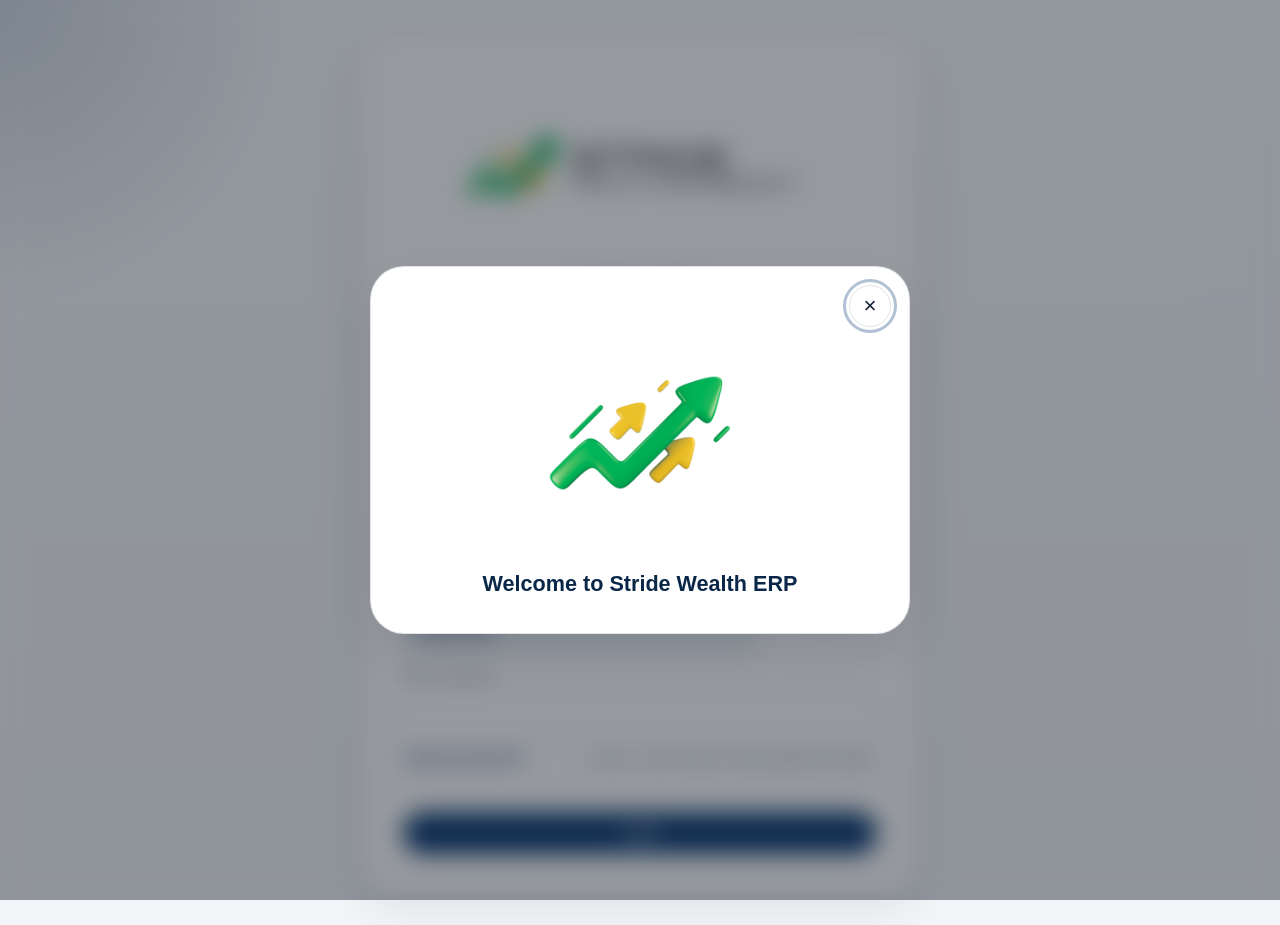
<file: index.html>
<!DOCTYPE html>
<html lang="en">
<head>
    <meta charset="UTF-8">
    <meta name="viewport" content="width=device-width, initial-scale=1.0">
    <title>Stride Wealth Management ERP</title>
    <link rel="stylesheet" href="styles.css?v=20260331-4">
</head>
<body>
    <div class="auth-shell" id="authShell">
        <div class="startup-splash" id="startupSplash" aria-live="polite">
            <div class="startup-line-shell" aria-hidden="true">
                <span class="startup-line-track"></span>
                <span class="startup-line-progress"></span>
            </div>
        </div>

        <div class="welcome-modal" id="welcomeModal" role="dialog" aria-modal="true" aria-labelledby="welcomeTitle" hidden>
            <div class="welcome-card">
                <button class="welcome-close" id="closeWelcome" type="button" aria-label="Close welcome message">&times;</button>
                <img src="Stride.png" alt="Stride logo" class="welcome-logo">
                <p class="welcome-caption" id="welcomeTitle">Welcome to Stride Wealth ERP</p>
            </div>
        </div>

        <section class="auth-card" aria-labelledby="loginTitle">
            <img src="Stride1.png" alt="Stride Wealth Management ERP logo" class="auth-logo" data-light-src="Stride1.png" data-dark-src="Stride2.png">
            <p class="eyebrow">Secure access</p>
            <h1 id="loginTitle">Stride Wealth ERP</h1>
            <p class="auth-copy">Enter your user ID, password and captcha to continue.</p>

            <form class="auth-form" id="loginForm">
                <label class="auth-field" for="userId">
                    <span>User ID</span>
                    <input id="userId" name="userId" type="text" autocomplete="username">
                </label>

                <label class="auth-field" for="userPassword">
                    <span>Password</span>
                    <input id="userPassword" name="password" type="password" autocomplete="current-password">
                </label>

                <div class="captcha-row">
                    <div class="captcha-box" aria-live="polite">
                        <span class="sidebar-label">Captcha</span>
                        <strong id="captchaPrompt">STRD1</strong>
                    </div>
                    <button class="captcha-refresh" id="refreshCaptcha" type="button">Refresh</button>
                </div>

                <label class="auth-field" for="captchaInput">
                    <span>Enter captcha</span>
                    <input id="captchaInput" name="captcha" type="text" inputmode="text" autocomplete="off" autocapitalize="characters">
                </label>

                <div class="auth-support-row">
                    <button class="auth-link-button" id="openForgotPassword" type="button">Forgot password?</button>
                    <span>Raise a reset request using registered details.</span>
                </div>

                <p class="auth-error" id="loginError" role="status" aria-live="polite"></p>

                <button class="primary-button auth-submit" type="submit">Login</button>
            </form>
        </section>

        <div class="forgot-password-modal" id="forgotPasswordModal" role="dialog" aria-modal="true" aria-labelledby="forgotPasswordTitle" hidden>
            <section class="forgot-password-card">
                <button class="welcome-close forgot-password-close" id="closeForgotPassword" type="button" aria-label="Close password reset panel">&times;</button>
                <p class="eyebrow">Account recovery</p>
                <h2 id="forgotPasswordTitle">Reset access for Stride Wealth ERP</h2>
                <p class="forgot-password-copy">Verify your registered information to raise a secure password reset request.</p>

                <div class="forgot-password-process">
                    <article class="forgot-password-process-item">
                        <strong>1. Verify identity</strong>
                        <p>Confirm your user ID and registered contact details.</p>
                    </article>
                    <article class="forgot-password-process-item">
                        <strong>2. Raise request</strong>
                        <p>Submit a reset request for the security desk to validate.</p>
                    </article>
                    <article class="forgot-password-process-item">
                        <strong>3. Restore access</strong>
                        <p>Receive a reset link or temporary access instructions.</p>
                    </article>
                </div>

                <form class="forgot-password-form" id="forgotPasswordForm">
                    <div class="forgot-password-grid">
                        <label class="auth-field" for="forgotUserId">
                            <span>User ID</span>
                            <input id="forgotUserId" name="forgotUserId" type="text" autocomplete="username">
                        </label>

                        <label class="auth-field" for="forgotEmail">
                            <span>Registered email</span>
                            <input id="forgotEmail" name="forgotEmail" type="email" autocomplete="email" placeholder="name@stridewealth.com">
                        </label>

                        <label class="auth-field" for="forgotMobile">
                            <span>Registered mobile</span>
                            <input id="forgotMobile" name="forgotMobile" type="tel" inputmode="tel" placeholder="+91">
                        </label>

                        <label class="auth-field" for="forgotDesk">
                            <span>Branch or desk</span>
                            <input id="forgotDesk" name="forgotDesk" type="text" placeholder="Advisory desk / branch">
                        </label>
                    </div>

                    <p class="forgot-password-note">Security validation is completed against registered contact records before a reset is released.</p>
                    <p class="auth-error forgot-password-status" id="forgotPasswordStatus" role="status" aria-live="polite"></p>

                    <div class="forgot-password-actions">
                        <button class="secondary-button" id="cancelForgotPassword" type="button">Back to login</button>
                        <button class="primary-button" id="submitForgotPassword" type="submit">Raise reset request</button>
                    </div>
                </form>
            </section>
        </div>

        <section class="auth-loading-screen" id="authLoadingScreen" aria-labelledby="authLoadingTitle" aria-live="polite" tabindex="-1" hidden>
            <div class="auth-loading-card">
                <div class="auth-loading-top">
                    <img src="Stride1.png" alt="Stride Wealth Management ERP logo" class="auth-loading-logo" data-light-src="Stride1.png" data-dark-src="Stride2.png">
                    <span class="auth-loading-badge">Secure sign-in gateway</span>
                </div>

                <div class="auth-loading-hero">
                    <div class="auth-loading-spinner" aria-hidden="true"></div>
                    <div>
                        <p class="eyebrow">Signing in</p>
                        <h2 id="authLoadingTitle">Loading your ERP workspace</h2>
                        <p class="auth-loading-copy" id="authLoadingStatus">Initializing secure ERP session.</p>
                    </div>
                </div>

                <div class="auth-loading-progress" aria-hidden="true">
                    <span class="auth-loading-progress-bar" id="authLoadingBar"></span>
                </div>

                <div class="auth-loading-meta">
                    <strong id="authLoadingPercent">0%</strong>
                    <span>Estimated wait: 5 seconds</span>
                </div>

                <div class="auth-loading-steps">
                    <article class="auth-loading-step is-active" data-auth-loading-step>
                        <span class="auth-loading-step-dot" aria-hidden="true"></span>
                        <div>
                            <strong>Identity verification</strong>
                            <p>Confirming credentials and captcha response.</p>
                        </div>
                    </article>
                    <article class="auth-loading-step" data-auth-loading-step>
                        <span class="auth-loading-step-dot" aria-hidden="true"></span>
                        <div>
                            <strong>Role and policy sync</strong>
                            <p>Loading advisory permissions and access scopes.</p>
                        </div>
                    </article>
                    <article class="auth-loading-step" data-auth-loading-step>
                        <span class="auth-loading-step-dot" aria-hidden="true"></span>
                        <div>
                            <strong>Data and queue warmup</strong>
                            <p>Preparing market feeds, mandates and operating queues.</p>
                        </div>
                    </article>
                    <article class="auth-loading-step" data-auth-loading-step>
                        <span class="auth-loading-step-dot" aria-hidden="true"></span>
                        <div>
                            <strong>Control engine startup</strong>
                            <p>Running compliance checks and readying dashboards.</p>
                        </div>
                    </article>
                </div>
            </div>
        </section>
    </div>

    <div class="app-shell">
        <aside class="sidebar" id="sidebar" aria-label="Primary navigation">
            <div class="sidebar-header">
                <img src="Stride2.png" alt="Stride Wealth Management ERP logo" class="sidebar-wordmark">
                <button class="text-button sidebar-close" id="closeSidebar" type="button" aria-label="Close navigation menu">Close</button>
            </div>

            <nav class="sidebar-nav">
                <a class="nav-link is-active" href="#overview">Overview</a>
                <a class="nav-link" href="#operating-flow">Operating flow</a>
                <a class="nav-link" href="#market-watch">Market Watch</a>
                <a class="nav-link" href="#crm">CRM &amp; Onboarding</a>
                <a class="nav-link" href="#portfolio">Portfolio &amp; Advisory</a>
                <a class="nav-link" href="#orders">Order Management</a>
                <a class="nav-link" href="#risk">Risk &amp; Compliance</a>
                <a class="nav-link" href="#operations">Operations &amp; Workflow</a>
                <a class="nav-link" href="#billing">Billing &amp; Finance</a>
                <a class="nav-link" href="#reporting">Reporting &amp; Service</a>
            </nav>

            <section class="sidebar-panel">
                <p class="sidebar-label">Quarter priorities</p>
                <ul class="sidebar-list">
                    <li>Cut onboarding turnaround below 48 hours for priority households.</li>
                    <li>Keep fee realization above 98 percent.</li>
                    <li>Clear suitability and AML exceptions before cut-off.</li>
                </ul>
            </section>

            <section class="sidebar-panel">
                <p class="sidebar-label">Operating roles</p>
                <div class="role-grid">
                    <span class="role-chip">Relationship managers</span>
                    <span class="role-chip">Advisory desk</span>
                    <span class="role-chip">Dealers</span>
                    <span class="role-chip">Compliance</span>
                    <span class="role-chip">Finance</span>
                    <span class="role-chip">Client service</span>
                </div>
            </section>
        </aside>

        <div class="page-overlay" id="pageOverlay" hidden></div>

        <main class="workspace">
            <header class="topbar">
                <div class="topbar-left">
                    <button class="menu-button" id="openSidebar" type="button" aria-controls="sidebar" aria-expanded="false" aria-label="Open navigation menu">
                        <span></span>
                        <span></span>
                        <span></span>
                    </button>
                    <div class="topbar-title">
                        <p class="eyebrow">Advisory, Dealing and Controls</p>
                        <h2>Stride Wealth Management ERP</h2>
                    </div>
                </div>

                <div class="topbar-controls">
                    <label class="search-field" for="moduleSearch">
                        <span>Search</span>
                        <input id="moduleSearch" type="search" placeholder="Try flow, market, KYC or fees">
                    </label>

                    <button class="theme-toggle" id="themeToggle" type="button" aria-pressed="false" aria-label="Switch to dark mode">
                        <span class="theme-toggle-track" aria-hidden="true">
                            <span class="theme-toggle-thumb"></span>
                        </span>
                        <span class="theme-toggle-label" data-theme-label>Light mode</span>
                    </button>

                    <button class="secondary-button logout-button" id="logoutButton" type="button">Log out</button>

                    <div class="period-switch" role="group" aria-label="Overview period">
                        <button class="period-button is-selected" type="button" data-period="today">Today</button>
                        <button class="period-button" type="button" data-period="month">Month</button>
                        <button class="period-button" type="button" data-period="quarter">Quarter</button>
                    </div>
                </div>
            </header>

            <section class="market-strip" aria-label="Live stock market price fluctuation strip">
                <div class="market-strip-header">
                    <span class="live-dot" aria-hidden="true"></span>
                    <div>
                        <p class="market-strip-label">Live market pulse</p>
                        <p class="market-strip-note">Live moves across key indices and stocks</p>
                    </div>
                </div>

                <div class="market-strip-window">
                    <div class="market-track">
                        <div class="market-reel" id="marketReelPrimary"></div>
                        <div class="market-reel" id="marketReelClone" aria-hidden="true"></div>
                    </div>
                </div>
            </section>

            <p class="search-feedback" id="searchFeedback">Search modules, clients, orders or reports.</p>

            <section class="panel hero-card searchable-section" id="overview" data-search="overview dashboard executive summary aum revenue performance allocation alerts tasks wealth management erp">
                <div class="hero-copy">
                    <span class="eyebrow">Executive overview</span>
                    <h3>Wealth Management operations on one platform.</h3>
                    <p class="hero-intro">Onboarding, advisory, dealing, controls, billing and reporting on one platform.</p>

                    <div class="vision-panel">
                        <p class="vision-label">Vision statement</p>
                        <p class="vision-text">Trusted advice, disciplined execution and consistent service.</p>
                    </div>

                    <div class="hero-actions">
                        <button class="primary-button" type="button" data-scroll-target="operating-flow">Operating flow</button>
                        <button class="secondary-button" type="button" data-scroll-target="crm">Client onboarding</button>
                    </div>
                </div>

                <div class="hero-brand">
                    <div class="brand-surface">
                        <img
                            src="Stride1.png"
                            alt="Stride Wealth Management logo"
                            class="hero-mark"
                            id="heroLogo"
                            data-light-src="Stride1.png"
                            data-dark-src="Stride2.png">
                    </div>
                    <div class="hero-note">
                        <p class="sidebar-label">Priority watch</p>
                        <h4 data-queue-headline>9 items require action today</h4>
                        <p data-queue-copy>Suitability, billing and onboarding items are driving the queue.</p>
                    </div>
                </div>
            </section>

            <section class="metric-grid" aria-label="Key performance indicators">
                <article class="panel metric-card">
                    <p class="metric-label">AUM monitored</p>
                    <h4 data-kpi="aum">INR 1,284 Cr</h4>
                    <p class="metric-trend" data-kpi-trend="aum">Up 1.8 percent from prior close</p>
                </article>
                <article class="panel metric-card">
                    <p class="metric-label">Net new flows</p>
                    <h4 data-kpi="flows">INR 6.4 Cr</h4>
                    <p class="metric-trend" data-kpi-trend="flows">Focused in balanced and tax-efficient products</p>
                </article>
                <article class="panel metric-card">
                    <p class="metric-label">Active households</p>
                    <h4 data-kpi="households">412</h4>
                    <p class="metric-trend" data-kpi-trend="households">12 households need review this week</p>
                </article>
                <article class="panel metric-card">
                    <p class="metric-label">Fee realization</p>
                    <h4 data-kpi="fees">97.8%</h4>
                    <p class="metric-trend" data-kpi-trend="fees">Three invoices need manual approval</p>
                </article>
                <article class="panel metric-card">
                    <p class="metric-label">Open escalations</p>
                    <h4 data-kpi="issues">12</h4>
                    <p class="metric-trend" data-kpi-trend="issues">Mostly compliance and service recovery items</p>
                </article>
            </section>

            <section class="panel flow-section searchable-section" id="operating-flow" data-search="operating flow flow chart module connections information flow departments handoffs client master order lifecycle revenue lifecycle market watch crm portfolio orders risk operations billing reporting">
                <div class="section-header">
                    <div>
                        <span class="eyebrow">Operating flow</span>
                        <h2>Flow Chart of the Wealth Management ERP</h2>
                        <p>Three connected lanes: advisory, execution and revenue.</p>
                    </div>
                    <div class="section-chip-group">
                        <span class="chip">Advisory lane</span>
                        <span class="chip">Execution lane</span>
                        <span class="chip">Revenue lane</span>
                    </div>
                </div>

                <div class="flow-compact-panel">
                    <p class="flow-hover-note">Hover over a module for inputs, outputs and module links.</p>

                    <div class="flow-chart-grid" aria-label="ERP flow chart">
                        <div class="flow-row">
                            <button class="flow-node-button searchable-card" type="button" data-scroll-target="market-watch" data-search="market watch house view sector pulse benchmark input flow chart" data-flow-title="Market Watch" data-flow-receives="Benchmark prices, sector moves and market news." data-flow-sends="Market context to Portfolio, Order Management and Reporting." data-flow-links="Portfolio &amp; Advisory, Order Management and Reporting &amp; Service.">
                                <span class="flow-node-step">01</span>
                                <span class="flow-node-title">Market Watch</span>
                            </button>
                            <span class="flow-inline-arrow" aria-hidden="true">&rarr;</span>
                            <button class="flow-node-button searchable-card" type="button" data-scroll-target="crm" data-search="crm onboarding client master kyc mandate profile flow chart" data-flow-title="CRM &amp; Onboarding" data-flow-receives="Leads, documents, KYC files and RM inputs." data-flow-sends="Client master, mandate setup and service profile." data-flow-links="Portfolio &amp; Advisory, Risk &amp; Compliance, Billing &amp; Finance and Reporting &amp; Service.">
                                <span class="flow-node-step">02</span>
                                <span class="flow-node-title">CRM &amp; Onboarding</span>
                            </button>
                            <span class="flow-inline-arrow" aria-hidden="true">&rarr;</span>
                            <button class="flow-node-button searchable-card" type="button" data-scroll-target="portfolio" data-search="portfolio advisory ips model rebalancing advice flow chart" data-flow-title="Portfolio &amp; Advisory" data-flow-receives="Client master from CRM and market view from Market Watch." data-flow-sends="IPS decisions, model choice and rebalance instructions." data-flow-links="Market Watch, CRM &amp; Onboarding, Order Management and Reporting &amp; Service.">
                                <span class="flow-node-step">03</span>
                                <span class="flow-node-title">Portfolio &amp; Advisory</span>
                            </button>
                        </div>

                        <div class="flow-bridge">Approved advice moves into execution.</div>

                        <div class="flow-row">
                            <button class="flow-node-button searchable-card" type="button" data-scroll-target="orders" data-search="orders dealing blotter execution flow chart" data-flow-title="Order Management" data-flow-receives="Trade instructions and dealing requests." data-flow-sends="Execution status, cash movement and trade trail." data-flow-links="Portfolio &amp; Advisory, Operations &amp; Workflow, Billing &amp; Finance and Reporting &amp; Service.">
                                <span class="flow-node-step">04</span>
                                <span class="flow-node-title">Order Management</span>
                            </button>
                            <span class="flow-inline-arrow" aria-hidden="true">&rarr;</span>
                            <button class="flow-node-button searchable-card" type="button" data-scroll-target="operations" data-search="operations workflow settlement custody service flow chart" data-flow-title="Operations &amp; Workflow" data-flow-receives="Executed trades, documents, exceptions and service tasks." data-flow-sends="Settlement status, custody records and workflow outcomes." data-flow-links="Order Management, Risk &amp; Compliance, Billing &amp; Finance and Reporting &amp; Service.">
                                <span class="flow-node-step">05</span>
                                <span class="flow-node-title">Operations &amp; Workflow</span>
                            </button>
                            <span class="flow-inline-arrow" aria-hidden="true">&rarr;</span>
                            <button class="flow-node-button searchable-card" type="button" data-scroll-target="billing" data-search="billing finance invoices fees receivables flow chart" data-flow-title="Billing &amp; Finance" data-flow-receives="Mandate terms, AUM levels, trade activity and settlement outcomes." data-flow-sends="Invoices, receivable status and fee data." data-flow-links="CRM &amp; Onboarding, Operations &amp; Workflow, Risk &amp; Compliance and Reporting &amp; Service.">
                                <span class="flow-node-step">06</span>
                                <span class="flow-node-title">Billing &amp; Finance</span>
                            </button>
                            <span class="flow-inline-arrow" aria-hidden="true">&rarr;</span>
                            <button class="flow-node-button searchable-card" type="button" data-scroll-target="reporting" data-search="reporting service statements tax packs review decks flow chart" data-flow-title="Reporting &amp; Service" data-flow-receives="Client, portfolio, trade and fee data." data-flow-sends="Statements, tax packs, review notes and service communication." data-flow-links="Market Watch, CRM &amp; Onboarding, Portfolio &amp; Advisory and Billing &amp; Finance.">
                                <span class="flow-node-step">07</span>
                                <span class="flow-node-title">Reporting &amp; Service</span>
                            </button>
                        </div>

                        <div class="flow-control-strip">
                            <p class="sidebar-label">Control layer</p>
                            <button class="flow-node-button flow-node-control searchable-card" type="button" data-scroll-target="risk" data-search="risk compliance aml suitability audit control layer flow chart" data-flow-title="Risk &amp; Compliance" data-flow-receives="Client data, mandate rules, orders, exceptions and billing overrides." data-flow-sends="Approvals, holds, breach actions and audit updates." data-flow-links="CRM &amp; Onboarding, Portfolio &amp; Advisory, Order Management, Operations &amp; Workflow and Billing &amp; Finance.">
                                <span class="flow-node-title">Risk &amp; Compliance</span>
                            </button>
                        </div>

                        <div class="flow-shared-strip">
                            <button class="flow-node-button flow-record-button searchable-card" type="button" data-scroll-target="crm" data-search="client master shared record crm portfolio risk billing reporting" data-flow-title="Shared record: Client master" data-flow-receives="Created from KYC, mandate and service setup." data-flow-sends="Used by Portfolio, Risk, Billing and Reporting." data-flow-links="Owned in CRM &amp; Onboarding.">
                                <span class="flow-node-title">Client master</span>
                            </button>
                            <button class="flow-node-button flow-record-button searchable-card" type="button" data-scroll-target="orders" data-search="trade trail shared record orders operations billing reporting" data-flow-title="Shared record: Trade and settlement trail" data-flow-receives="Created when orders are executed and settlement is confirmed." data-flow-sends="Used by Billing and Reporting." data-flow-links="Owned across Order Management and Operations &amp; Workflow.">
                                <span class="flow-node-title">Trade trail</span>
                            </button>
                            <button class="flow-node-button flow-record-button searchable-card" type="button" data-scroll-target="billing" data-search="revenue trail shared record billing reporting service" data-flow-title="Shared record: Revenue and service trail" data-flow-receives="Built from invoices, collections and service updates." data-flow-sends="Used for leadership reporting and client follow-up." data-flow-links="Owned across Billing &amp; Finance and Reporting &amp; Service.">
                                <span class="flow-node-title">Revenue trail</span>
                            </button>
                        </div>
                    </div>

                    <article class="flow-detail-panel" id="flowDetailPanel" aria-live="polite" hidden>
                        <p class="sidebar-label">Cross-module detail</p>
                        <h3 id="flowDetailTitle">Hover over a module</h3>
                        <div class="flow-detail-grid">
                            <div>
                                <p class="metric-label">Receives</p>
                                <p id="flowDetailReceives">Move the pointer over a module to see its incoming records or instructions.</p>
                            </div>
                            <div>
                                <p class="metric-label">Sends</p>
                                <p id="flowDetailSends">The panel will show what the module passes forward.</p>
                            </div>
                            <div>
                                <p class="metric-label">Connected modules</p>
                                <p id="flowDetailLinks">This keeps the flow chart clean while still showing cross-module links.</p>
                            </div>
                        </div>
                    </article>
                </div>
            </section>

            <section class="overview-grid">
                <article class="panel chart-card searchable-section" data-search="aum trend performance dashboard growth chart asset allocation executive summary">
                    <div class="panel-heading">
                        <div>
                            <p class="sidebar-label">AUM trend</p>
                            <h3>Performance monitor</h3>
                        </div>
                        <span class="chip" data-range-label>Today</span>
                    </div>

                    <svg class="trend-chart" viewBox="0 0 320 180" role="img" aria-label="AUM trend line chart">
                        <line x1="24" y1="24" x2="296" y2="24"></line>
                        <line x1="24" y1="72" x2="296" y2="72"></line>
                        <line x1="24" y1="120" x2="296" y2="120"></line>
                        <line x1="24" y1="156" x2="296" y2="156"></line>
                        <polyline id="trendLine" points="24,132 62,126 100,118 138,104 176,92 214,88 252,80 290,68"></polyline>
                    </svg>

                    <div class="chart-footer">
                        <div>
                            <p class="metric-label">Suitability due</p>
                            <strong data-summary="suitability">18 reviews</strong>
                        </div>
                        <div>
                            <p class="metric-label">Pending approvals</p>
                            <strong data-summary="approvals">6 trades</strong>
                        </div>
                        <div>
                            <p class="metric-label">Cash coverage</p>
                            <strong data-summary="cash">1.4x</strong>
                        </div>
                    </div>
                </article>

                <article class="panel allocation-card searchable-section" data-search="asset allocation equity debt alternatives insurance cash mix portfolio allocation">
                    <div class="panel-heading">
                        <div>
                            <p class="sidebar-label">Household allocation</p>
                            <h3>Asset mix snapshot</h3>
                        </div>
                    </div>

                    <div class="allocation-list">
                        <div class="allocation-row">
                            <div class="allocation-meta">
                                <span>Equity</span>
                                <strong data-allocation-label="equity">42%</strong>
                            </div>
                            <div class="allocation-bar"><span data-allocation="equity"></span></div>
                        </div>
                        <div class="allocation-row">
                            <div class="allocation-meta">
                                <span>Fixed income</span>
                                <strong data-allocation-label="fixed">28%</strong>
                            </div>
                            <div class="allocation-bar"><span data-allocation="fixed"></span></div>
                        </div>
                        <div class="allocation-row">
                            <div class="allocation-meta">
                                <span>Alternatives</span>
                                <strong data-allocation-label="alts">16%</strong>
                            </div>
                            <div class="allocation-bar"><span data-allocation="alts"></span></div>
                        </div>
                        <div class="allocation-row">
                            <div class="allocation-meta">
                                <span>Insurance</span>
                                <strong data-allocation-label="insurance">9%</strong>
                            </div>
                            <div class="allocation-bar"><span data-allocation="insurance"></span></div>
                        </div>
                        <div class="allocation-row">
                            <div class="allocation-meta">
                                <span>Cash</span>
                                <strong data-allocation-label="cash">5%</strong>
                            </div>
                            <div class="allocation-bar"><span data-allocation="cash"></span></div>
                        </div>
                    </div>
                </article>
            </section>

            <section class="overview-map-row">
                <article class="panel module-map-card searchable-section" data-search="module map connection map handoffs data flow crm onboarding portfolio advisory orders risk operations billing reporting service">
                    <div class="panel-heading">
                        <div>
                            <p class="sidebar-label">Module connections</p>
                            <h3>How work moves across modules</h3>
                        </div>
                    </div>

                    <div class="module-map connection-map connection-map-grid">
                        <a class="module-tile module-link-row" href="#market-watch">
                            <strong>Market Watch</strong>
                            <span>Market context for advisory and dealing.</span>
                        </a>
                        <a class="module-tile module-link-row" href="#crm">
                            <strong>CRM &amp; Onboarding</strong>
                            <span>Client master for advisory, controls, billing and reporting.</span>
                        </a>
                        <a class="module-tile module-link-row" href="#portfolio">
                            <strong>Portfolio &amp; Advisory</strong>
                            <span>Advice, model selection and rebalance actions.</span>
                        </a>
                        <a class="module-tile module-link-row" href="#orders">
                            <strong>Order Management</strong>
                            <span>Trade tickets, execution status and cash movement.</span>
                        </a>
                        <a class="module-tile module-link-row" href="#risk">
                            <strong>Risk &amp; Compliance</strong>
                            <span>Approvals, holds and control actions.</span>
                        </a>
                        <a class="module-tile module-link-row" href="#operations">
                            <strong>Operations &amp; Workflow</strong>
                            <span>Settlement, documents and workflow completion.</span>
                        </a>
                        <a class="module-tile module-link-row" href="#billing">
                            <strong>Billing &amp; Finance</strong>
                            <span>Fee pricing, invoices and receivable status.</span>
                        </a>
                        <a class="module-tile module-link-row" href="#reporting">
                            <strong>Reporting &amp; Service</strong>
                            <span>Statements, review packs and client communication.</span>
                        </a>
                    </div>
                </article>
            </section>

            <section class="panel module-section market-watch-section searchable-section" id="market-watch" data-search="market watch nifty 50 sensex bank nifty auto it pharma financial services sectors market news headlines flows volatility oil fii">
                <div class="section-header">
                    <div>
                        <span class="eyebrow">Module 01</span>
                        <h2>Market Watch</h2>
                        <p>Benchmarks, sectors and market news.</p>
                    </div>
                    <div class="section-chip-group">
                        <span class="chip">Benchmark indices</span>
                        <span class="chip">Sector pulse</span>
                        <span class="chip">Market news</span>
                    </div>
                </div>

                <div class="module-connection-strip">
                    <article class="connection-pill">
                        <p class="sidebar-label">Receives</p>
                        <strong>Benchmark levels, sector moves and market news</strong>
                    </article>
                    <article class="connection-pill">
                        <p class="sidebar-label">Sends</p>
                        <strong>Market view to Portfolio, Order Management and Reporting</strong>
                    </article>
                    <article class="connection-pill">
                        <p class="sidebar-label">Primary record</p>
                        <strong>House view, price context and market triggers</strong>
                    </article>
                </div>

                <div class="market-watch-intro">
                    <div>
                        <p class="sidebar-label">Market snapshot</p>
                        <h3>Benchmarks, sectors and headlines</h3>
                        <p>Latest close, sector tone and key headlines.</p>
                    </div>
                    <span class="chip market-sync">Source dates shown on each card</span>
                </div>

                <div class="market-watch-grid" id="marketWatchGrid" aria-label="Market Watch index and sector charts"></div>

                <div class="market-news-layout">
                    <article class="inner-panel">
                        <div class="panel-heading">
                            <div>
                                <p class="sidebar-label">Desk read</p>
                                <h3>Market view</h3>
                            </div>
                        </div>

                        <div class="stack-list market-commentary">
                            <div class="stack-item">
                                <strong>Risk sentiment stays fragile</strong>
                                <p>Oil, geopolitics and foreign flows are driving risk.</p>
                            </div>
                            <div class="stack-item">
                                <strong>Sector leadership is rotating</strong>
                                <p>Defensives and select financials are holding up better.</p>
                            </div>
                            <div class="stack-item">
                                <strong>Rebalancing matters</strong>
                                <p>Index changes and passive flows are in focus.</p>
                            </div>
                        </div>
                    </article>

                    <article class="inner-panel">
                        <div class="panel-heading">
                            <div>
                                <p class="sidebar-label">Current market news</p>
                                <h3>News feed</h3>
                            </div>
                        </div>

                        <div class="market-news-slider" id="marketNewsSlider" aria-roledescription="carousel" aria-label="Current market news slider">
                            <div class="market-news-list" id="marketNewsList"></div>

                            <div class="market-news-controls">
                                <button class="slider-button" id="marketNewsPrev" type="button" aria-label="Show previous market news item">Prev</button>
                                <div class="market-news-dots" id="marketNewsDots" aria-label="Market news slides"></div>
                                <button class="slider-button" id="marketNewsNext" type="button" aria-label="Show next market news item">Next</button>
                            </div>
                        </div>
                    </article>
                </div>
            </section>

            <section class="panel module-section searchable-section" id="crm" data-search="crm onboarding kyc client 360 suitability lead desk referrals document vault household risk profile">
                <div class="section-header">
                    <div>
                        <span class="eyebrow">Module 02</span>
                        <h2>CRM &amp; Onboarding</h2>
                        <p>Leads, KYC and client records.</p>
                    </div>
                    <div class="section-chip-group">
                        <span class="chip">Lead desk</span>
                        <span class="chip">KYC &amp; suitability</span>
                        <span class="chip">Client 360</span>
                    </div>
                </div>

                <div class="module-connection-strip">
                    <article class="connection-pill">
                        <p class="sidebar-label">Receives</p>
                        <strong>Leads, referrals, documents and RM inputs</strong>
                    </article>
                    <article class="connection-pill">
                        <p class="sidebar-label">Sends</p>
                        <strong>Client master to Portfolio, Risk, Billing and Reporting</strong>
                    </article>
                    <article class="connection-pill">
                        <p class="sidebar-label">Primary record</p>
                        <strong>Household profile, KYC pack and mandate setup</strong>
                    </article>
                </div>

                <div class="submodule-grid">
                    <article class="submodule-card searchable-card" data-search="lead desk referrals relationship managers segmentation source mix pipeline conversion">
                        <p class="sidebar-label">Submodule</p>
                        <h3>Lead desk</h3>
                        <p>Referrals, RM assignment and conversion.</p>
                    </article>
                    <article class="submodule-card searchable-card" data-search="kyc aml suitability pep sanctions profile onboarding documents">
                        <p class="sidebar-label">Submodule</p>
                        <h3>KYC &amp; suitability</h3>
                        <p>Identity, FATCA, AML, PEP and risk checks.</p>
                    </article>
                    <article class="submodule-card searchable-card" data-search="client 360 household relationships meeting notes service preferences contact matrix">
                        <p class="sidebar-label">Submodule</p>
                        <h3>Client 360</h3>
                        <p>View family links, holdings, notes and open items.</p>
                    </article>
                </div>

                <div class="section-grid">
                    <article class="inner-panel">
                        <div class="panel-heading">
                            <div>
                                <p class="sidebar-label">Onboarding queue</p>
                                <h3>Active client files</h3>
                            </div>
                            <span class="chip">8 in progress</span>
                        </div>

                        <div class="table-wrap">
                            <table>
                                <thead>
                                    <tr>
                                        <th>Household</th>
                                        <th>Segment</th>
                                        <th>Stage</th>
                                        <th>Risk profile</th>
                                        <th>Owner</th>
                                    </tr>
                                </thead>
                                <tbody>
                                    <tr>
                                        <td>Kapoor Family Office</td>
                                        <td>UHNI</td>
                                        <td><span class="status-chip warning">KYC review</span></td>
                                        <td>Balanced growth</td>
                                        <td>R. Mehta</td>
                                    </tr>
                                    <tr>
                                        <td>Sharma Advisory Mandate</td>
                                        <td>HNI</td>
                                        <td><span class="status-chip success">Ready to activate</span></td>
                                        <td>Moderate</td>
                                        <td>M. Iyer</td>
                                    </tr>
                                    <tr>
                                        <td>Virk Trusteeship Desk</td>
                                        <td>Family office</td>
                                        <td><span class="status-chip danger">Sanction match</span></td>
                                        <td>Conservative</td>
                                        <td>S. Bansal</td>
                                    </tr>
                                    <tr>
                                        <td>Arora Wealth Circle</td>
                                        <td>HNWI</td>
                                        <td><span class="status-chip neutral">Documents pending</span></td>
                                        <td>Growth</td>
                                        <td>P. Jain</td>
                                    </tr>
                                </tbody>
                            </table>
                        </div>
                    </article>

                    <article class="inner-panel">
                        <div class="panel-heading">
                            <div>
                                <p class="sidebar-label">Advisor cadence</p>
                                <h3>Relationship priorities</h3>
                            </div>
                        </div>

                        <div class="stack-list">
                            <div class="stack-item">
                                <strong>Prospect follow-up</strong>
                                <p>12 referrals need a first meeting within 72 hours.</p>
                            </div>
                            <div class="stack-item">
                                <strong>Document refresh</strong>
                                <p>5 clients need updated address proof.</p>
                            </div>
                            <div class="stack-item">
                                <strong>Activation gate</strong>
                                <p>Mandate, risk form and fee agreement move in one checklist.</p>
                            </div>
                        </div>
                    </article>
                </div>
            </section>

            <section class="panel module-section searchable-section" id="portfolio" data-search="portfolio advisory mandate investment policy model portfolio rebalancing cash allocation performance attribution watchlist">
                <div class="section-header">
                    <div>
                        <span class="eyebrow">Module 03</span>
                        <h2>Portfolio &amp; Advisory</h2>
                        <p>Mandates, models and rebalance actions.</p>
                    </div>
                    <div class="section-chip-group">
                        <span class="chip">Mandates</span>
                        <span class="chip">Model portfolios</span>
                        <span class="chip">Rebalancing studio</span>
                    </div>
                </div>

                <div class="module-connection-strip">
                    <article class="connection-pill">
                        <p class="sidebar-label">Receives</p>
                        <strong>Client master from CRM and market view from Market Watch</strong>
                    </article>
                    <article class="connection-pill">
                        <p class="sidebar-label">Sends</p>
                        <strong>Advice, rebalance actions and trade instructions to Orders and Reporting</strong>
                    </article>
                    <article class="connection-pill">
                        <p class="sidebar-label">Primary record</p>
                        <strong>IPS rules, model choice and allocation decision</strong>
                    </article>
                </div>

                <div class="submodule-grid">
                    <article class="submodule-card searchable-card" data-search="investment policy statement ips goals planning mandate risk capacity">
                        <p class="sidebar-label">Submodule</p>
                        <h3>Mandate &amp; IPS center</h3>
                        <p>Store IPS rules, ranges and restrictions.</p>
                    </article>
                    <article class="submodule-card searchable-card" data-search="model portfolios investment committee product shelf allocation templates">
                        <p class="sidebar-label">Submodule</p>
                        <h3>Model portfolio library</h3>
                        <p>Approved house views, product lists and models.</p>
                    </article>
                    <article class="submodule-card searchable-card" data-search="rebalancing drift breaches cash deployment tactical actions">
                        <p class="sidebar-label">Submodule</p>
                        <h3>Rebalancing studio</h3>
                        <p>Drift, cash checks and rebalance actions.</p>
                    </article>
                </div>

                <div class="section-grid">
                    <article class="inner-panel">
                        <div class="panel-heading">
                            <div>
                                <p class="sidebar-label">Portfolio watch</p>
                                <h3>Household allocation monitor</h3>
                            </div>
                            <span class="chip">4 drift alerts</span>
                        </div>

                        <div class="table-wrap">
                            <table>
                                <thead>
                                    <tr>
                                        <th>Household</th>
                                        <th>AUM</th>
                                        <th>Model</th>
                                        <th>Drift</th>
                                        <th>Next action</th>
                                    </tr>
                                </thead>
                                <tbody>
                                    <tr>
                                        <td>Kapoor Family Office</td>
                                        <td>INR 128 Cr</td>
                                        <td>Balanced legacy</td>
                                        <td><span class="status-chip warning">Equity +4.2%</span></td>
                                        <td>Reduce concentrated large-cap exposure</td>
                                    </tr>
                                    <tr>
                                        <td>Sharma Advisory Mandate</td>
                                        <td>INR 42 Cr</td>
                                        <td>Income plus</td>
                                        <td><span class="status-chip success">Within band</span></td>
                                        <td>Monthly review only</td>
                                    </tr>
                                    <tr>
                                        <td>Arora Wealth Circle</td>
                                        <td>INR 18 Cr</td>
                                        <td>Growth core</td>
                                        <td><span class="status-chip warning">Cash +3.1%</span></td>
                                        <td>Deploy idle cash into tactical debt</td>
                                    </tr>
                                    <tr>
                                        <td>Nanda Trusteeship</td>
                                        <td>INR 56 Cr</td>
                                        <td>Capital preservation</td>
                                        <td><span class="status-chip danger">Alt exposure -5.0%</span></td>
                                        <td>Escalate to investment committee</td>
                                    </tr>
                                </tbody>
                            </table>
                        </div>
                    </article>

                    <article class="inner-panel">
                        <div class="panel-heading">
                            <div>
                                <p class="sidebar-label">Advisor workbench</p>
                                <h3>Current portfolio initiatives</h3>
                            </div>
                        </div>

                        <div class="stack-list">
                            <div class="stack-item">
                                <strong>House view refresh</strong>
                                <p>Investment committee calls flow into advisor themes.</p>
                            </div>
                            <div class="stack-item">
                                <strong>Cash deployment plan</strong>
                                <p>INR 11.8 Cr is ready for debt ladder and allocation moves.</p>
                            </div>
                            <div class="stack-item">
                                <strong>Advisory coverage</strong>
                                <p>Top 15 revenue households are queued for review.</p>
                            </div>
                        </div>
                    </article>
                </div>
            </section>

            <section class="panel module-section searchable-section" id="orders" data-search="orders trade blotter approvals dealing settlement custody cash check dma order management">
                <div class="section-header">
                    <div>
                        <span class="eyebrow">Module 04</span>
                        <h2>Order Management</h2>
                        <p>Orders, approvals and settlement.</p>
                    </div>
                    <div class="section-chip-group">
                        <span class="chip">Trade blotter</span>
                        <span class="chip">Pre-deal checks</span>
                        <span class="chip">Settlement desk</span>
                    </div>
                </div>

                <div class="module-connection-strip">
                    <article class="connection-pill">
                        <p class="sidebar-label">Receives</p>
                        <strong>Trade instructions from Portfolio and client dealing requests</strong>
                    </article>
                    <article class="connection-pill">
                        <p class="sidebar-label">Sends</p>
                        <strong>Execution, cash and custody records to Operations, Billing and Reporting</strong>
                    </article>
                    <article class="connection-pill">
                        <p class="sidebar-label">Primary record</p>
                        <strong>Order ticket, approval trail and execution status</strong>
                    </article>
                </div>

                <div class="submodule-grid">
                    <article class="submodule-card searchable-card" data-search="trade blotter batch orders advisory execution dma order capture">
                        <p class="sidebar-label">Submodule</p>
                        <h3>Trade blotter</h3>
                        <p>Capture advisor instructions, SIPs and bulk orders.</p>
                    </article>
                    <article class="submodule-card searchable-card" data-search="pre-trade compliance cash availability breach checks approval routing">
                        <p class="sidebar-label">Submodule</p>
                        <h3>Approval routing</h3>
                        <p>Check cash, concentration, suitability and restricted lists.</p>
                    </article>
                    <article class="submodule-card searchable-card" data-search="settlement custody allocation contract notes reconciliation">
                        <p class="sidebar-label">Submodule</p>
                        <h3>Settlement &amp; custody</h3>
                        <p>Allocation, contract notes and custodian status.</p>
                    </article>
                </div>

                <div class="section-grid">
                    <article class="inner-panel">
                        <div class="panel-heading">
                            <div>
                                <p class="sidebar-label">Trade queue</p>
                                <h3>Live order blotter</h3>
                            </div>
                            <span class="chip">Cut-off 15:10 IST</span>
                        </div>

                        <div class="table-wrap">
                            <table>
                                <thead>
                                    <tr>
                                        <th>Ticket</th>
                                        <th>Household</th>
                                        <th>Instrument</th>
                                        <th>Amount</th>
                                        <th>Status</th>
                                    </tr>
                                </thead>
                                <tbody>
                                    <tr>
                                        <td>ORD-4812</td>
                                        <td>Kapoor Family Office</td>
                                        <td>Large Cap Basket</td>
                                        <td>INR 2.4 Cr</td>
                                        <td><span class="status-chip neutral">Awaiting approval</span></td>
                                    </tr>
                                    <tr>
                                        <td>ORD-4816</td>
                                        <td>Sharma Advisory Mandate</td>
                                        <td>Dynamic Bond Fund</td>
                                        <td>INR 85 L</td>
                                        <td><span class="status-chip success">Ready for execution</span></td>
                                    </tr>
                                    <tr>
                                        <td>ORD-4820</td>
                                        <td>Nanda Trusteeship</td>
                                        <td>Structured note</td>
                                        <td>INR 1.2 Cr</td>
                                        <td><span class="status-chip danger">Suitability hold</span></td>
                                    </tr>
                                    <tr>
                                        <td>ORD-4827</td>
                                        <td>Arora Wealth Circle</td>
                                        <td>Debt ladder roll</td>
                                        <td>INR 1.1 Cr</td>
                                        <td><span class="status-chip warning">Cash check pending</span></td>
                                    </tr>
                                </tbody>
                            </table>
                        </div>
                    </article>

                    <article class="inner-panel">
                        <div class="panel-heading">
                            <div>
                                <p class="sidebar-label">Execution controls</p>
                                <h3>Desk checkpoints</h3>
                            </div>
                        </div>

                        <div class="stack-list">
                            <div class="stack-item">
                                <strong>Restricted list validation</strong>
                                <p>Two tickets are on hold pending compliance clearance.</p>
                            </div>
                            <div class="stack-item">
                                <strong>Cash verification</strong>
                                <p>Cash and settlement dates are checked before release.</p>
                            </div>
                            <div class="stack-item">
                                <strong>Custodian hand-off</strong>
                                <p>Contract notes and allocation files are grouped by custodian.</p>
                            </div>
                        </div>
                    </article>
                </div>
            </section>

            <section class="panel module-section searchable-section" id="risk" data-search="risk compliance aml suitability surveillance stress testing audit trails sebi monitoring">
                <div class="section-header">
                    <div>
                        <span class="eyebrow">Module 05</span>
                        <h2>Risk &amp; Compliance</h2>
                        <p>AML, suitability and policy breaches.</p>
                    </div>
                    <div class="section-chip-group">
                        <span class="chip">AML monitoring</span>
                        <span class="chip">Suitability engine</span>
                        <span class="chip">Audit trails</span>
                    </div>
                </div>

                <div class="module-connection-strip">
                    <article class="connection-pill">
                        <p class="sidebar-label">Receives</p>
                        <strong>Client, mandate, trade and fee exception data from all operating teams</strong>
                    </article>
                    <article class="connection-pill">
                        <p class="sidebar-label">Sends</p>
                        <strong>Approvals, holds and breach actions back to CRM, Orders, Operations and Finance</strong>
                    </article>
                    <article class="connection-pill">
                        <p class="sidebar-label">Primary record</p>
                        <strong>Exception log, surveillance trail and audit evidence</strong>
                    </article>
                </div>

                <div class="submodule-grid">
                    <article class="submodule-card searchable-card" data-search="aml sanctions pep adverse media transaction monitoring">
                        <p class="sidebar-label">Submodule</p>
                        <h3>AML &amp; screening</h3>
                        <p>Sanctions, PEP, adverse media and unusual activity.</p>
                    </article>
                    <article class="submodule-card searchable-card" data-search="suitability appropriateness product eligibility breaches mandate restrictions">
                        <p class="sidebar-label">Submodule</p>
                        <h3>Suitability engine</h3>
                        <p>Product checks against risk profile and mandate.</p>
                    </article>
                    <article class="submodule-card searchable-card" data-search="stress testing risk concentration scenario analysis audit logs">
                        <p class="sidebar-label">Submodule</p>
                        <h3>Stress testing &amp; audit</h3>
                        <p>Concentration, liquidity and scenario checks.</p>
                    </article>
                </div>

                <div class="section-grid">
                    <article class="inner-panel">
                        <div class="panel-heading">
                            <div>
                                <p class="sidebar-label">Exception monitor</p>
                                <h3>Open compliance alerts</h3>
                            </div>
                            <span class="chip">5 critical</span>
                        </div>

                        <div class="table-wrap">
                            <table>
                                <thead>
                                    <tr>
                                        <th>Alert</th>
                                        <th>Household</th>
                                        <th>Severity</th>
                                        <th>Assigned to</th>
                                        <th>Due</th>
                                    </tr>
                                </thead>
                                <tbody>
                                    <tr>
                                        <td>Concentrated exposure breach</td>
                                        <td>Kapoor Family Office</td>
                                        <td><span class="status-chip danger">Critical</span></td>
                                        <td>Compliance desk</td>
                                        <td>Today</td>
                                    </tr>
                                    <tr>
                                        <td>Sanction screening follow-up</td>
                                        <td>Virk Trusteeship Desk</td>
                                        <td><span class="status-chip danger">Critical</span></td>
                                        <td>AML analyst</td>
                                        <td>Today</td>
                                    </tr>
                                    <tr>
                                        <td>Mandate expiry notice</td>
                                        <td>Nanda Trusteeship</td>
                                        <td><span class="status-chip warning">High</span></td>
                                        <td>RM desk</td>
                                        <td>Tomorrow</td>
                                    </tr>
                                    <tr>
                                        <td>Risk profile stale</td>
                                        <td>Arora Wealth Circle</td>
                                        <td><span class="status-chip warning">High</span></td>
                                        <td>Advisory ops</td>
                                        <td>2 days</td>
                                    </tr>
                                </tbody>
                            </table>
                        </div>
                    </article>

                    <article class="inner-panel">
                        <div class="panel-heading">
                            <div>
                                <p class="sidebar-label">Control calendar</p>
                                <h3>Scheduled monitoring</h3>
                            </div>
                        </div>

                        <div class="stack-list">
                            <div class="stack-item">
                                <strong>Daily trade surveillance</strong>
                                <p>Review execution exceptions and overrides before close.</p>
                            </div>
                            <div class="stack-item">
                                <strong>Weekly mandate review</strong>
                                <p>Suitability, IPS and document gaps go to owners every Monday.</p>
                            </div>
                            <div class="stack-item">
                                <strong>Quarterly stress tests</strong>
                                <p>Measure concentration, drawdown and liquidity risk.</p>
                            </div>
                        </div>
                    </article>
                </div>
            </section>

            <section class="panel module-section searchable-section" id="operations" data-search="operations workflow document vault service desk tasks maker checker checklists sla knowledge base">
                <div class="section-header">
                    <div>
                        <span class="eyebrow">Module 06</span>
                        <h2>Operations &amp; Workflow</h2>
                        <p>Documents, workflows and service tasks.</p>
                    </div>
                    <div class="section-chip-group">
                        <span class="chip">Document vault</span>
                        <span class="chip">Workflow engine</span>
                        <span class="chip">Service desk</span>
                    </div>
                </div>

                <div class="module-connection-strip">
                    <article class="connection-pill">
                        <p class="sidebar-label">Receives</p>
                        <strong>Orders, compliance actions, client documents and service requests</strong>
                    </article>
                    <article class="connection-pill">
                        <p class="sidebar-label">Sends</p>
                        <strong>Settlement confirmation, document status and SLA outcomes to Billing and Reporting</strong>
                    </article>
                    <article class="connection-pill">
                        <p class="sidebar-label">Primary record</p>
                        <strong>Settlement file, workflow status and service task log</strong>
                    </article>
                </div>

                <div class="submodule-grid">
                    <article class="submodule-card searchable-card" data-search="document vault statements agreements id proof digital records indexing">
                        <p class="sidebar-label">Submodule</p>
                        <h3>Document vault</h3>
                        <p>Mandates, proofs, statements and expiry alerts.</p>
                    </article>
                    <article class="submodule-card searchable-card" data-search="workflow engine maker checker tasks dependencies approvals">
                        <p class="sidebar-label">Submodule</p>
                        <h3>Workflow orchestration</h3>
                        <p>Route approvals, escalations and SLA timers.</p>
                    </article>
                    <article class="submodule-card searchable-card" data-search="service desk ticketing client queries callbacks complaints turnaround">
                        <p class="sidebar-label">Submodule</p>
                        <h3>Service desk</h3>
                        <p>Calls, complaints and service requests.</p>
                    </article>
                </div>

                <div class="section-grid">
                    <article class="inner-panel">
                        <div class="panel-heading">
                            <div>
                                <p class="sidebar-label">Workflow board</p>
                                <h3>Operational queue</h3>
                            </div>
                            <span class="chip">14 SLA timers running</span>
                        </div>

                        <div class="table-wrap">
                            <table>
                                <thead>
                                    <tr>
                                        <th>Task</th>
                                        <th>Source</th>
                                        <th>Owner</th>
                                        <th>SLA</th>
                                        <th>Status</th>
                                    </tr>
                                </thead>
                                <tbody>
                                    <tr>
                                        <td>Refresh FATCA declaration</td>
                                        <td>Client onboarding</td>
                                        <td>Ops analyst</td>
                                        <td>6 hrs</td>
                                        <td><span class="status-chip warning">In progress</span></td>
                                    </tr>
                                    <tr>
                                        <td>Upload custodian contract note</td>
                                        <td>Order management</td>
                                        <td>Dealer support</td>
                                        <td>2 hrs</td>
                                        <td><span class="status-chip neutral">Awaiting file</span></td>
                                    </tr>
                                    <tr>
                                        <td>Respond to service complaint</td>
                                        <td>Service desk</td>
                                        <td>Client service</td>
                                        <td>4 hrs</td>
                                        <td><span class="status-chip danger">Escalated</span></td>
                                    </tr>
                                    <tr>
                                        <td>Fee exception approval</td>
                                        <td>Billing</td>
                                        <td>Finance controller</td>
                                        <td>8 hrs</td>
                                        <td><span class="status-chip success">Queued</span></td>
                                    </tr>
                                </tbody>
                            </table>
                        </div>
                    </article>

                    <article class="inner-panel">
                        <div class="panel-heading">
                            <div>
                                <p class="sidebar-label">Service quality</p>
                                <h3>Client experience notes</h3>
                            </div>
                        </div>

                        <div class="stack-list">
                            <div class="stack-item">
                                <strong>Complaint recovery</strong>
                                <p>Missed-callback cases now trigger reminder timers.</p>
                            </div>
                            <div class="stack-item">
                                <strong>Document expiry watch</strong>
                                <p>Proofs and mandates are flagged 30 days before expiry.</p>
                            </div>
                            <div class="stack-item">
                                <strong>Operational knowledge base</strong>
                                <p>Playbooks are grouped by process stage.</p>
                            </div>
                        </div>
                    </article>
                </div>
            </section>

            <section class="panel module-section searchable-section" id="billing" data-search="billing finance fee schedules invoicing receivables gst reconciliation management fees revenue accruals">
                <div class="section-header">
                    <div>
                        <span class="eyebrow">Module 07</span>
                        <h2>Billing &amp; Finance</h2>
                        <p>Fee rules, invoicing and collections.</p>
                    </div>
                    <div class="section-chip-group">
                        <span class="chip">Fee engine</span>
                        <span class="chip">Invoice run</span>
                        <span class="chip">Receivables</span>
                    </div>
                </div>

                <div class="module-connection-strip">
                    <article class="connection-pill">
                        <p class="sidebar-label">Receives</p>
                        <strong>Mandate terms, AUM levels, trades, settlement events and exceptions</strong>
                    </article>
                    <article class="connection-pill">
                        <p class="sidebar-label">Sends</p>
                        <strong>Invoices, collection status and revenue data to Reporting and service teams</strong>
                    </article>
                    <article class="connection-pill">
                        <p class="sidebar-label">Primary record</p>
                        <strong>Fee schedule, invoice batch and receivable trail</strong>
                    </article>
                </div>

                <div class="submodule-grid">
                    <article class="submodule-card searchable-card" data-search="management fees slabs fee schedules billing rules rebates">
                        <p class="sidebar-label">Submodule</p>
                        <h3>Fee engine</h3>
                        <p>AUM schedules, slabs, rebates and minimums.</p>
                    </article>
                    <article class="submodule-card searchable-card" data-search="invoice run gst tax line items billing cycle delivery">
                        <p class="sidebar-label">Submodule</p>
                        <h3>Invoice run</h3>
                        <p>Invoices, tax lines and approvals.</p>
                    </article>
                    <article class="submodule-card searchable-card" data-search="collections receivables aging cash posting revenue recognition">
                        <p class="sidebar-label">Submodule</p>
                        <h3>Receivables control</h3>
                        <p>Overdues, cash posting and waivers.</p>
                    </article>
                </div>

                <div class="section-grid">
                    <article class="inner-panel">
                        <div class="panel-heading">
                            <div>
                                <p class="sidebar-label">Billing cycle</p>
                                <h3>Latest invoice batch</h3>
                            </div>
                            <span class="chip">March close</span>
                        </div>

                        <div class="table-wrap">
                            <table>
                                <thead>
                                    <tr>
                                        <th>Household</th>
                                        <th>Billing basis</th>
                                        <th>Invoice value</th>
                                        <th>Status</th>
                                        <th>Collector</th>
                                    </tr>
                                </thead>
                                <tbody>
                                    <tr>
                                        <td>Kapoor Family Office</td>
                                        <td>Quarterly AUM</td>
                                        <td>INR 48.2 L</td>
                                        <td><span class="status-chip success">Issued</span></td>
                                        <td>Finance team</td>
                                    </tr>
                                    <tr>
                                        <td>Sharma Advisory Mandate</td>
                                        <td>Monthly retainership</td>
                                        <td>INR 6.8 L</td>
                                        <td><span class="status-chip warning">Approval pending</span></td>
                                        <td>Controller</td>
                                    </tr>
                                    <tr>
                                        <td>Arora Wealth Circle</td>
                                        <td>Quarterly AUM</td>
                                        <td>INR 9.4 L</td>
                                        <td><span class="status-chip neutral">Draft</span></td>
                                        <td>Billing ops</td>
                                    </tr>
                                    <tr>
                                        <td>Nanda Trusteeship</td>
                                        <td>Trust services</td>
                                        <td>INR 13.1 L</td>
                                        <td><span class="status-chip danger">Collection risk</span></td>
                                        <td>Finance lead</td>
                                    </tr>
                                </tbody>
                            </table>
                        </div>
                    </article>

                    <article class="inner-panel">
                        <div class="panel-heading">
                            <div>
                                <p class="sidebar-label">Revenue monitor</p>
                                <h3>Collection focus</h3>
                            </div>
                        </div>

                        <div class="stack-list">
                            <div class="stack-item">
                                <strong>Realization uplift</strong>
                                <p>Pre-billing checks catch stale fee agreements and waivers.</p>
                            </div>
                            <div class="stack-item">
                                <strong>Receivable aging</strong>
                                <p>Three accounts are above 30 days.</p>
                            </div>
                            <div class="stack-item">
                                <strong>Forecasting</strong>
                                <p>Compare expected fees, collections and waivers by segment.</p>
                            </div>
                        </div>
                    </article>
                </div>
            </section>

            <section class="panel module-section searchable-section" id="reporting" data-search="reporting statements tax packs service reviews performance books communication calendar client reporting">
                <div class="section-header">
                    <div>
                        <span class="eyebrow">Module 08</span>
                        <h2>Reporting &amp; Service</h2>
                        <p>Statements, tax packs and client reviews.</p>
                    </div>
                    <div class="section-chip-group">
                        <span class="chip">Performance books</span>
                        <span class="chip">Tax reporting</span>
                        <span class="chip">Relationship reviews</span>
                    </div>
                </div>

                <div class="module-connection-strip">
                    <article class="connection-pill">
                        <p class="sidebar-label">Receives</p>
                        <strong>Client, portfolio, trade, settlement and fee data from the full chain</strong>
                    </article>
                    <article class="connection-pill">
                        <p class="sidebar-label">Sends</p>
                        <strong>Statements, review packs, tax data and service communication to clients and leadership</strong>
                    </article>
                    <article class="connection-pill">
                        <p class="sidebar-label">Primary record</p>
                        <strong>Statement pack, review deck and service history</strong>
                    </article>
                </div>

                <div class="submodule-grid">
                    <article class="submodule-card searchable-card" data-search="performance books review decks contribution attribution statements">
                        <p class="sidebar-label">Submodule</p>
                        <h3>Performance books</h3>
                        <p>Statements, benchmarks and advisor notes.</p>
                    </article>
                    <article class="submodule-card searchable-card" data-search="capital gains tax packs realized pnl audit statements">
                        <p class="sidebar-label">Submodule</p>
                        <h3>Tax pack center</h3>
                        <p>Capital gains, realized P&amp;L and dividend summaries.</p>
                    </article>
                    <article class="submodule-card searchable-card" data-search="service calendar review meetings communication outreach cadence">
                        <p class="sidebar-label">Submodule</p>
                        <h3>Relationship review planner</h3>
                        <p>Reviews and follow-ups by service tier.</p>
                    </article>
                </div>

                <div class="section-grid">
                    <article class="inner-panel">
                        <div class="panel-heading">
                            <div>
                                <p class="sidebar-label">Reporting calendar</p>
                                <h3>Upcoming deliverables</h3>
                            </div>
                            <span class="chip">11 packs due this week</span>
                        </div>

                        <div class="table-wrap">
                            <table>
                                <thead>
                                    <tr>
                                        <th>Deliverable</th>
                                        <th>Audience</th>
                                        <th>Owner</th>
                                        <th>Due</th>
                                        <th>Status</th>
                                    </tr>
                                </thead>
                                <tbody>
                                    <tr>
                                        <td>Quarterly performance deck</td>
                                        <td>Kapoor Family Office</td>
                                        <td>Advisory desk</td>
                                        <td>Mon</td>
                                        <td><span class="status-chip warning">Drafting</span></td>
                                    </tr>
                                    <tr>
                                        <td>Capital gains packet</td>
                                        <td>Sharma Advisory Mandate</td>
                                        <td>Reporting ops</td>
                                        <td>Tue</td>
                                        <td><span class="status-chip success">Ready</span></td>
                                    </tr>
                                    <tr>
                                        <td>Relationship review note</td>
                                        <td>Arora Wealth Circle</td>
                                        <td>RM desk</td>
                                        <td>Wed</td>
                                        <td><span class="status-chip neutral">Waiting on commentary</span></td>
                                    </tr>
                                    <tr>
                                        <td>Service recovery call summary</td>
                                        <td>Nanda Trusteeship</td>
                                        <td>Client service</td>
                                        <td>Today</td>
                                        <td><span class="status-chip danger">Escalated</span></td>
                                    </tr>
                                </tbody>
                            </table>
                        </div>
                    </article>

                    <article class="inner-panel">
                        <div class="panel-heading">
                            <div>
                                <p class="sidebar-label">Service narrative</p>
                                <h3>Communication standards</h3>
                            </div>
                        </div>

                        <div class="stack-list">
                            <div class="stack-item">
                                <strong>Review pack completeness</strong>
                                <p>Each pack includes performance, drift, cash and actions.</p>
                            </div>
                            <div class="stack-item">
                                <strong>Tax readiness</strong>
                                <p>Capital gains and realized P&amp;L exports stay audit-tagged.</p>
                            </div>
                            <div class="stack-item">
                                <strong>High-touch service cadence</strong>
                                <p>Top-tier households get quarterly reviews and monthly touchpoints.</p>
                            </div>
                        </div>
                    </article>
                </div>
            </section>

            <section class="panel footer-note searchable-section" data-search="connected operating model wealth management erp advisory onboarding orders compliance finance reporting">
                <div class="panel-heading">
                    <div>
                        <p class="sidebar-label">Operating model</p>
                        <h3>Unified Wealth Management view</h3>
                    </div>
                </div>
                <p>Markets, advisory, onboarding, dealing, compliance, billing and reporting in one ERP.</p>
            </section>

            <div class="no-results panel" id="noResults" hidden>
                <h3>No modules matched that search.</h3>
                <p>Try market, onboarding, portfolio, billing or reports.</p>
            </div>
        </main>
    </div>

    <script src="app.js?v=20260401-1"></script>
</body>
</html>
</file>
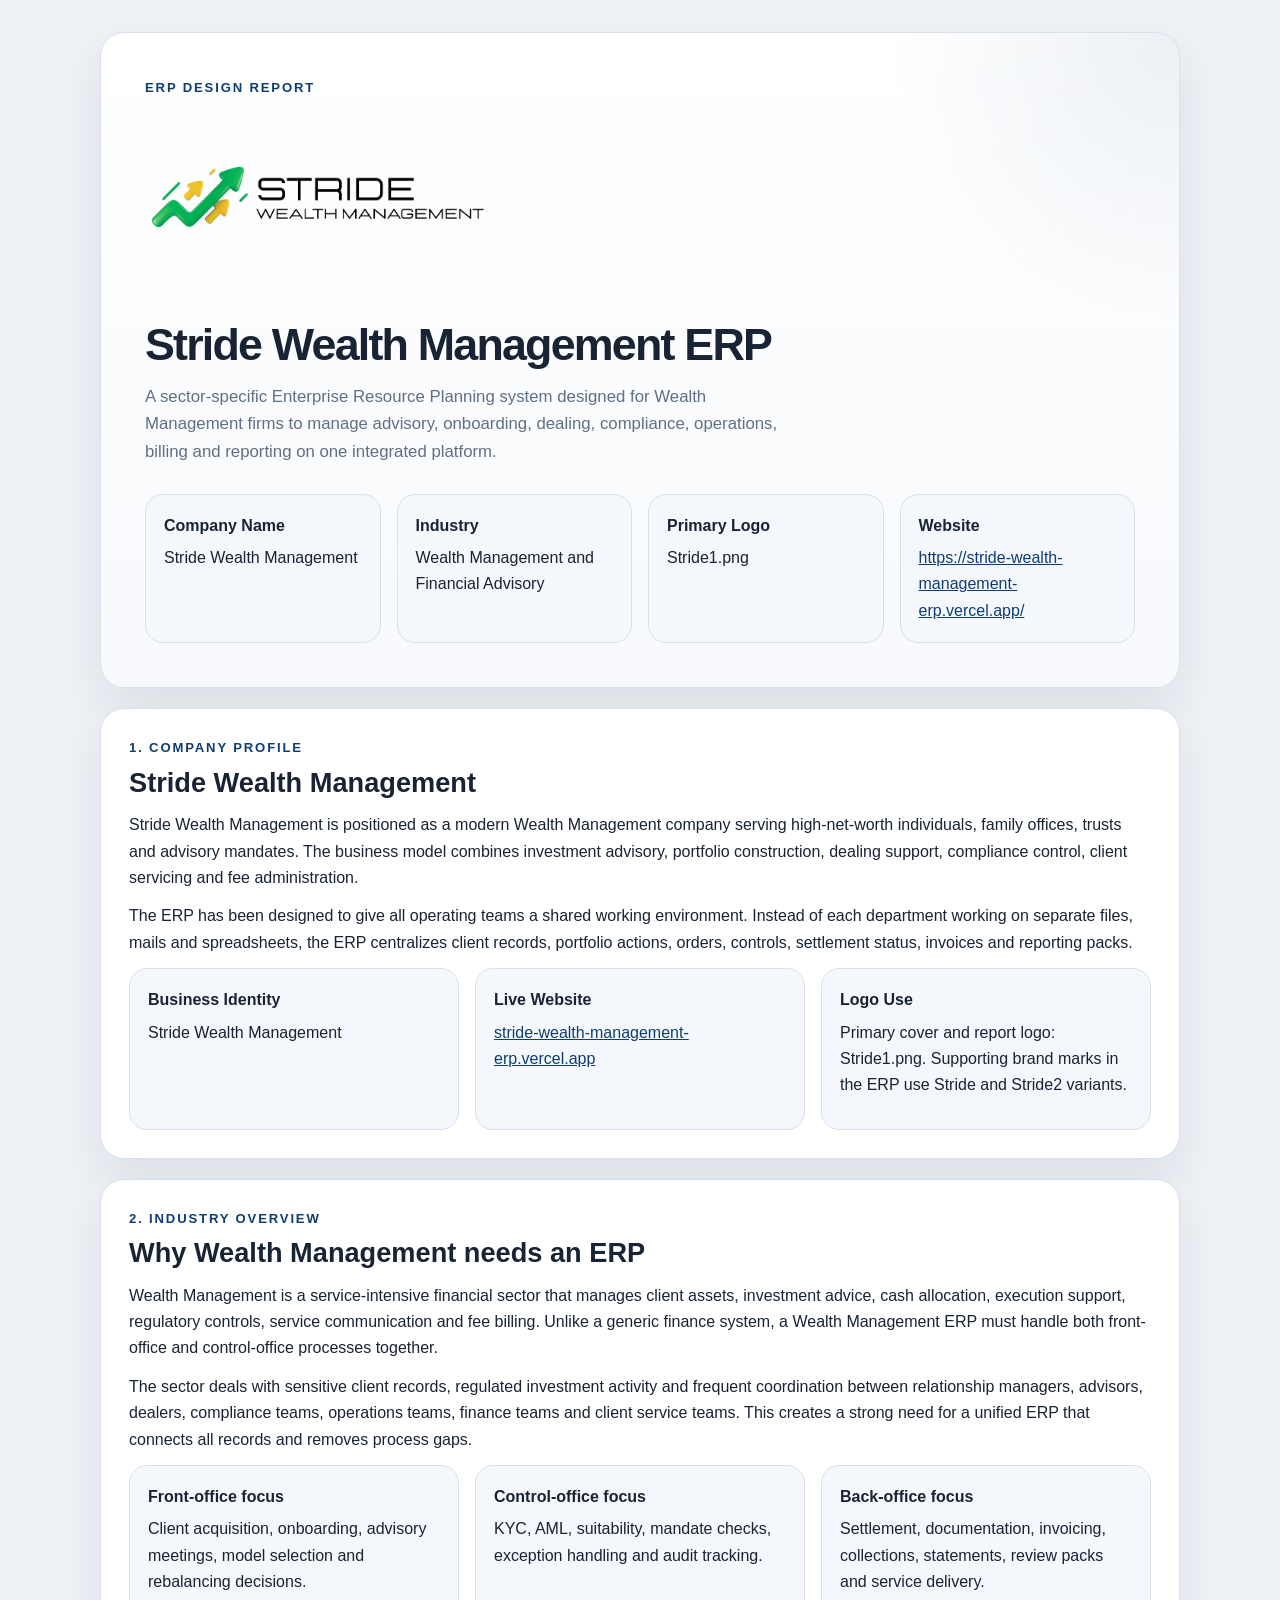
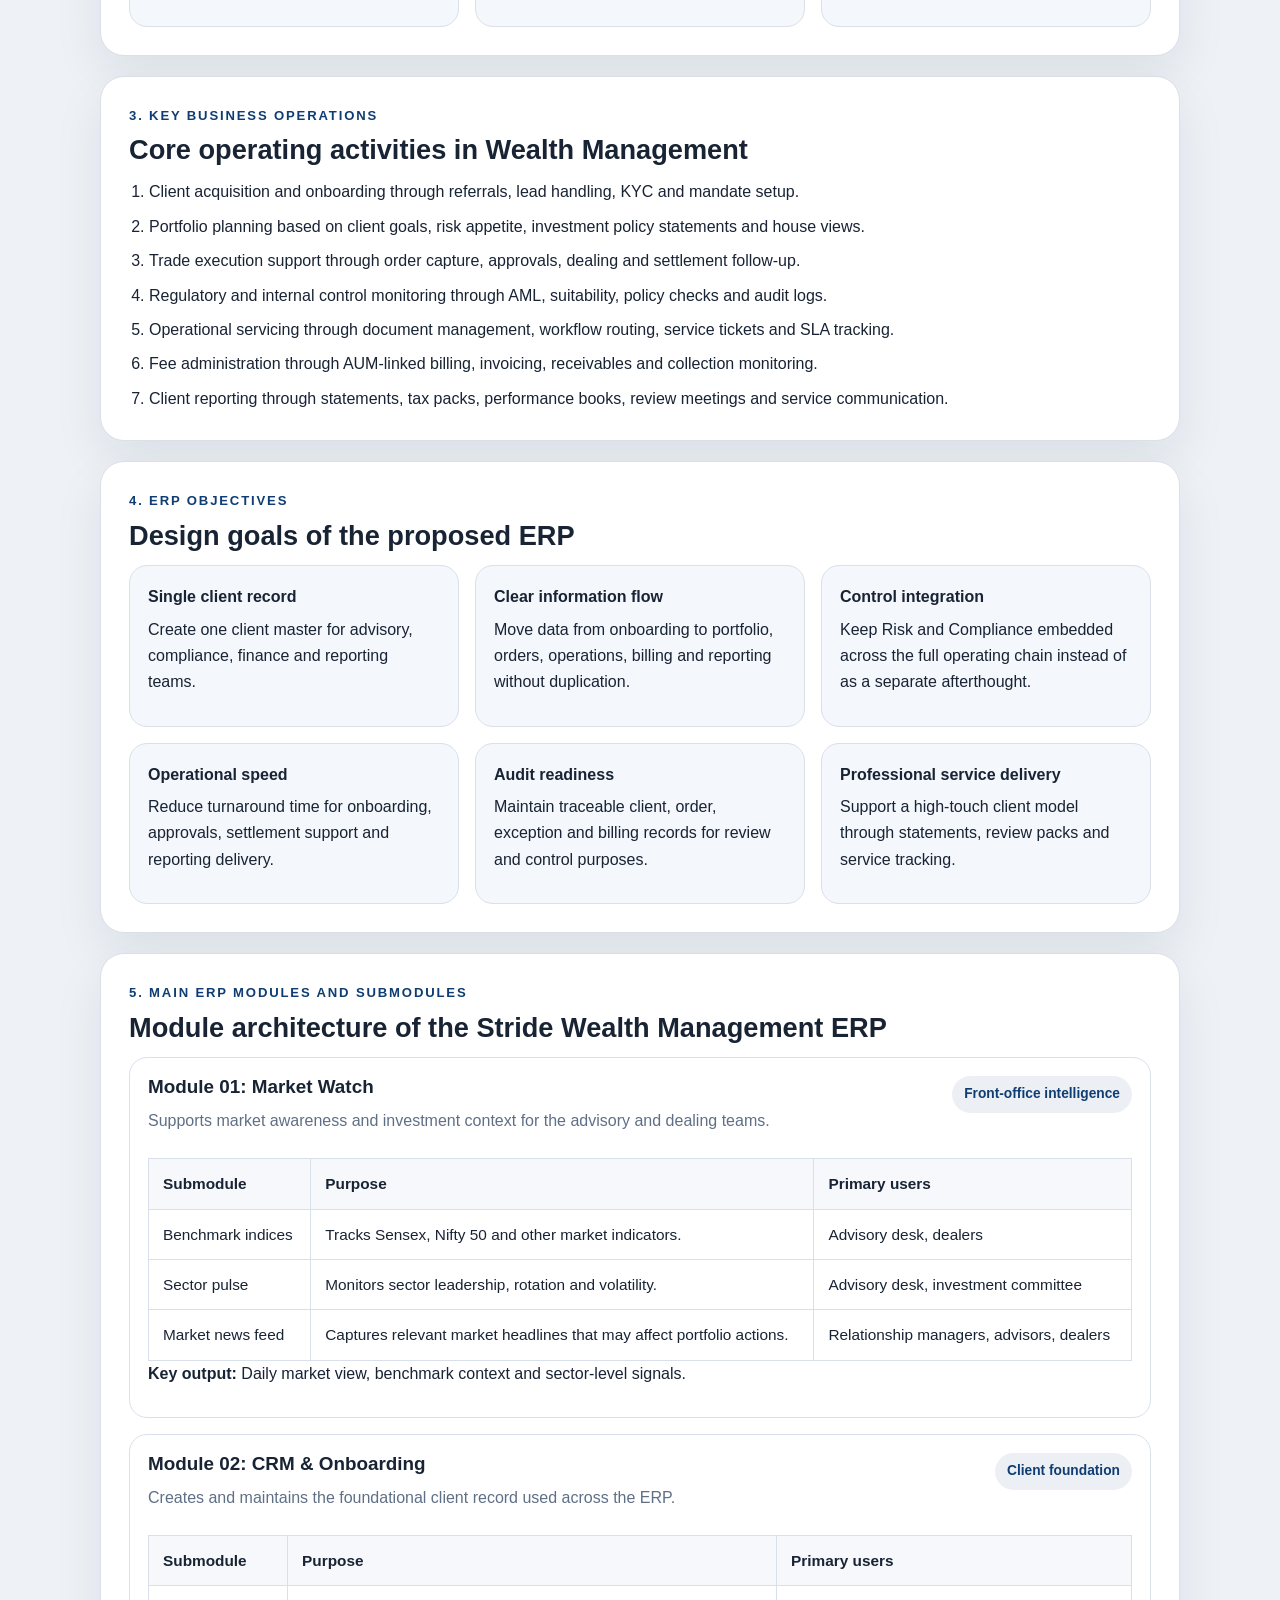
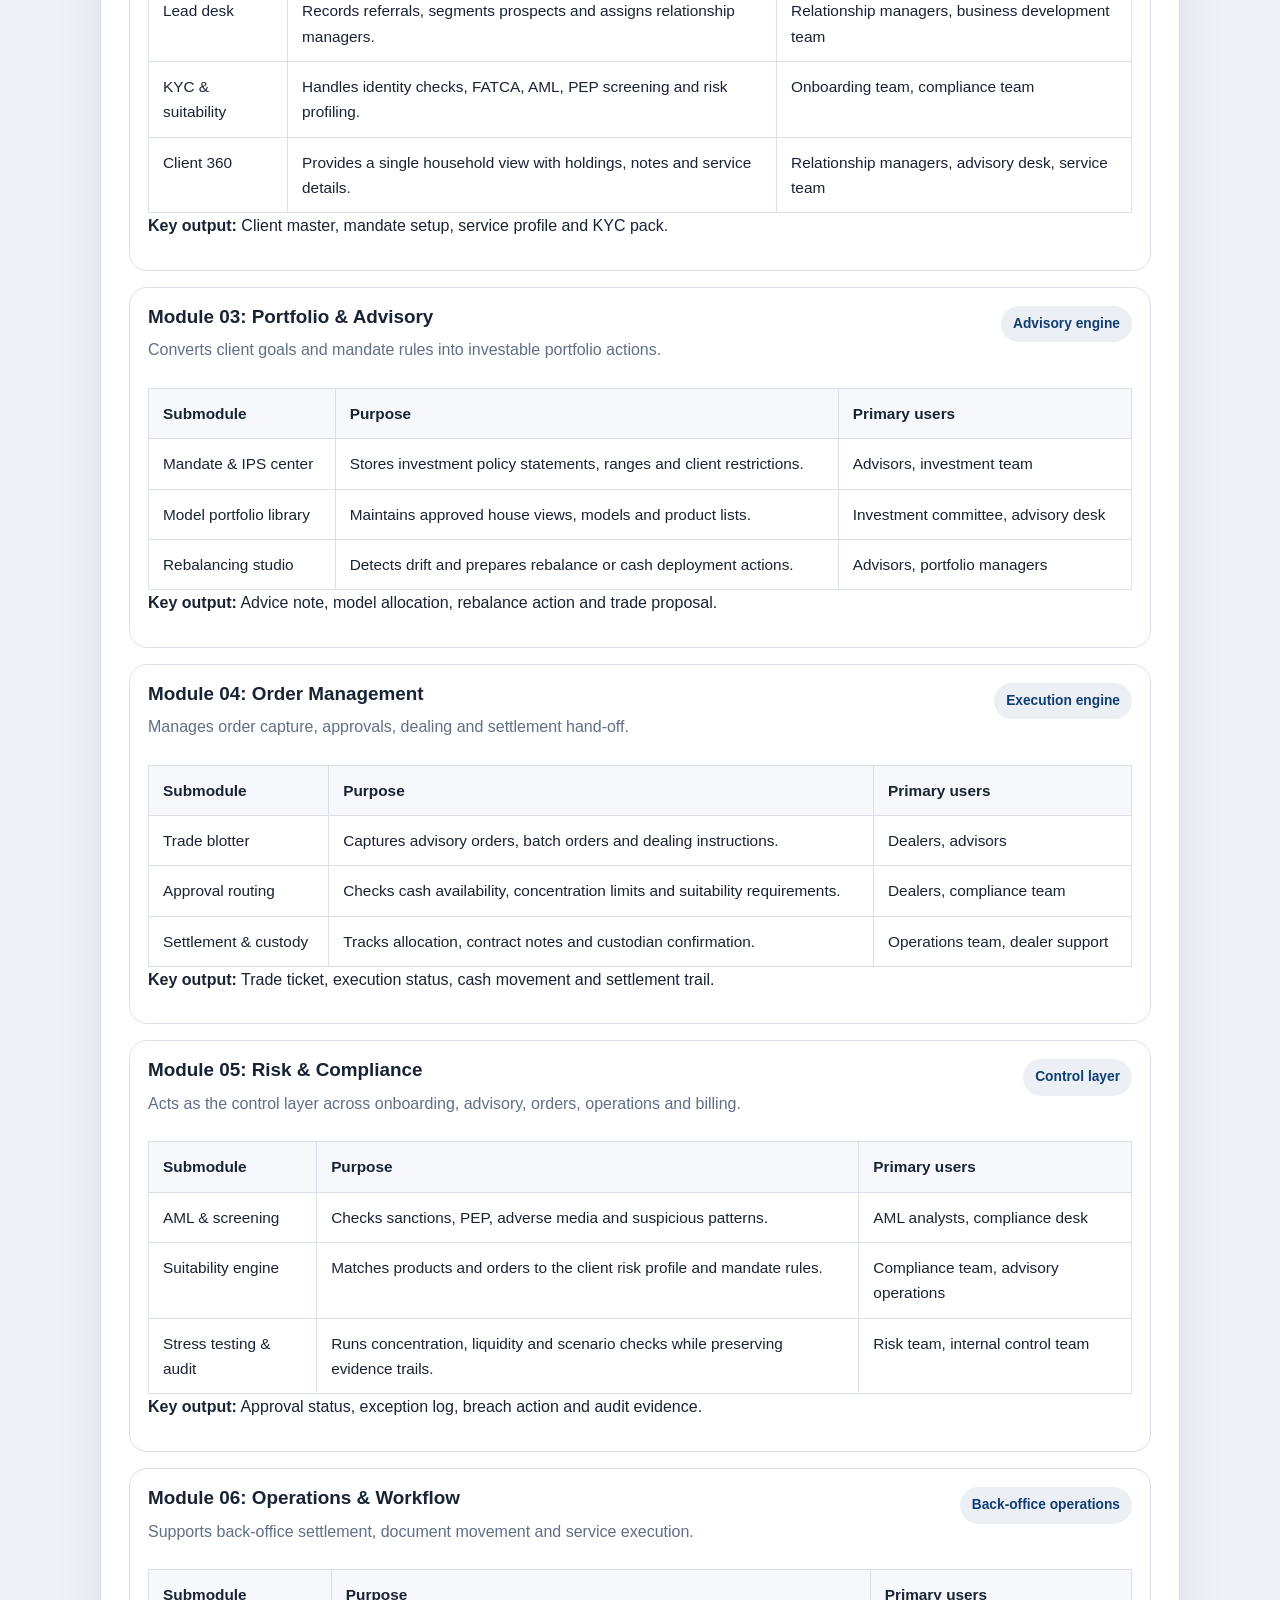
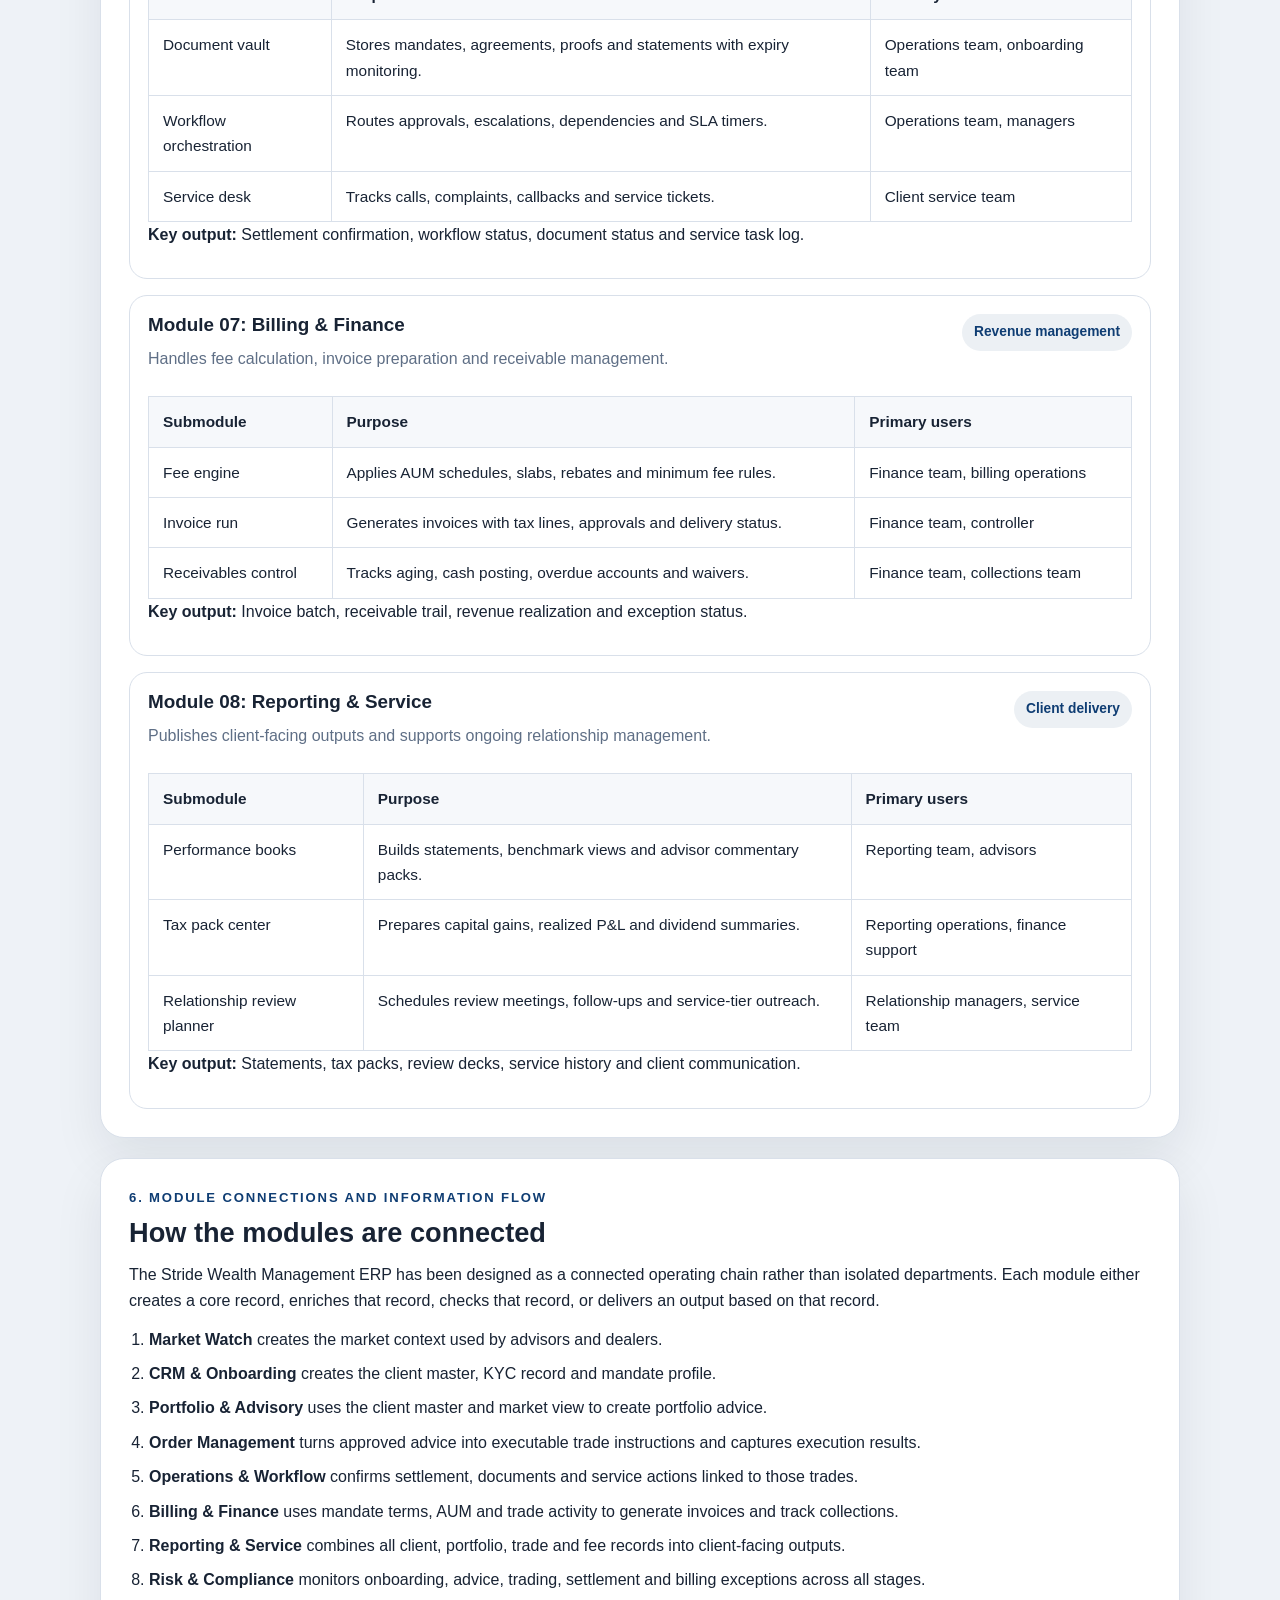
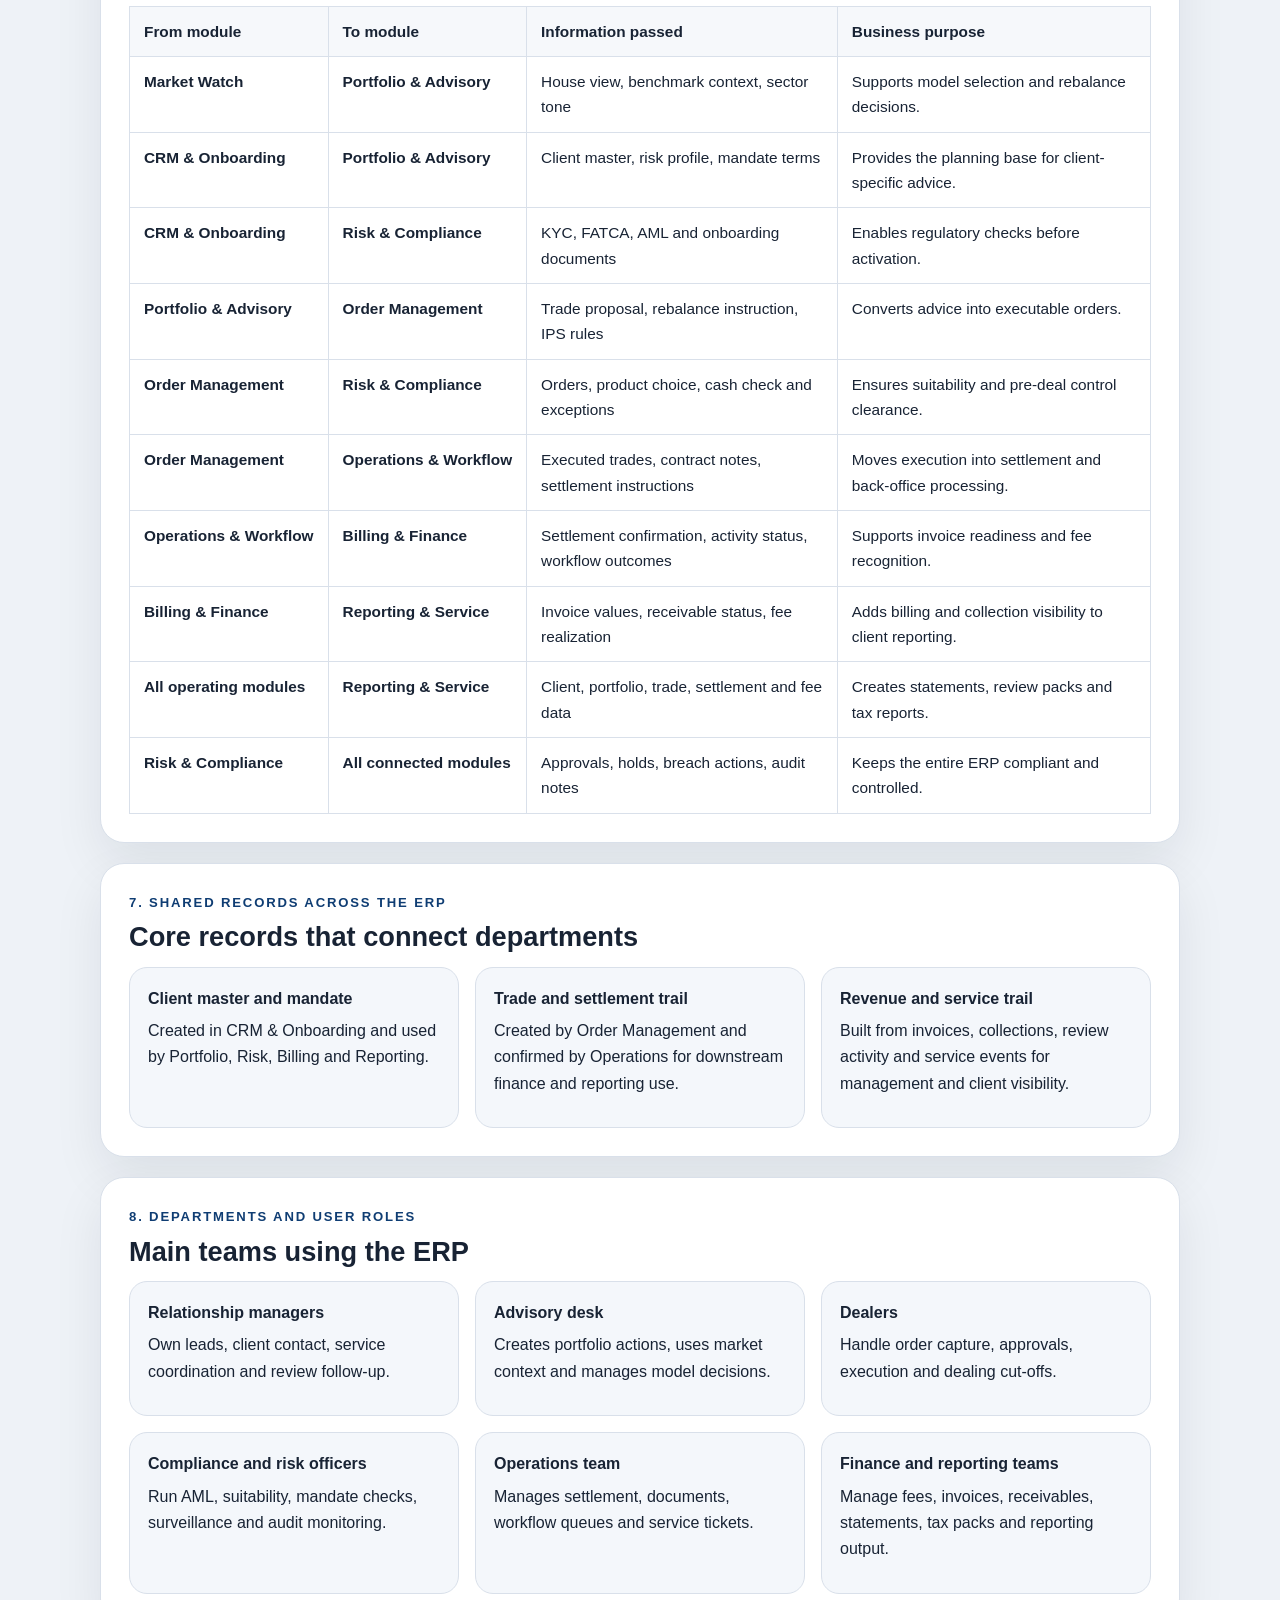
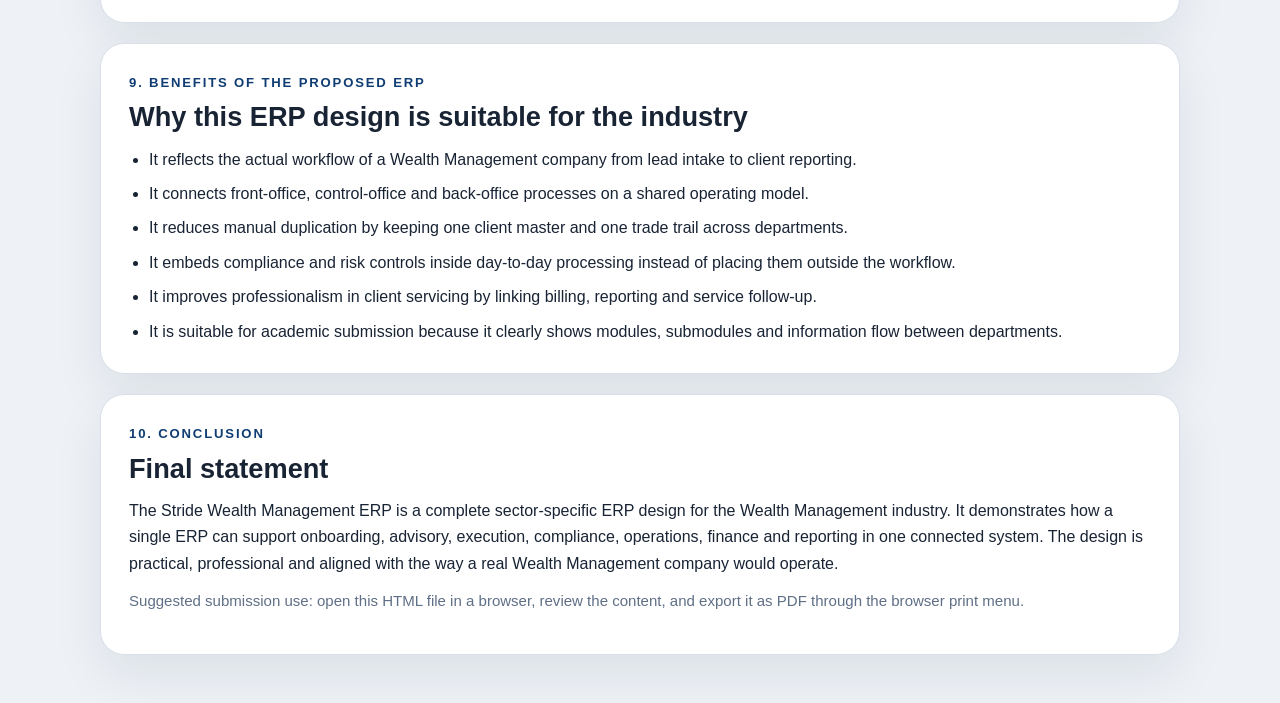
<file: erp-report.html>
<!DOCTYPE html>
<html lang="en">
<head>
    <meta charset="UTF-8">
    <meta name="viewport" content="width=device-width, initial-scale=1.0">
    <title>Stride Wealth Management ERP Report</title>
    <style>
        :root {
            --ink: #182334;
            --muted: #5f6f86;
            --line: #d9e0ea;
            --brand: #0f3d73;
            --soft: #f4f7fb;
            --panel: #ffffff;
        }

        * { box-sizing: border-box; }

        body {
            margin: 0;
            background: #eef2f7;
            color: var(--ink);
            font-family: "Aptos", "Segoe UI", Arial, sans-serif;
            line-height: 1.65;
        }

        .report-shell {
            max-width: 1120px;
            margin: 0 auto;
            padding: 32px 20px 48px;
        }

        .page,
        section {
            background: var(--panel);
            border: 1px solid var(--line);
            border-radius: 24px;
            padding: 28px;
            box-shadow: 0 20px 50px rgba(15, 23, 42, 0.08);
        }

        .page + section,
        section + section { margin-top: 20px; }

        .cover {
            padding: 44px;
            background:
                radial-gradient(circle at top right, rgba(15, 61, 115, 0.08), transparent 18rem),
                linear-gradient(180deg, #ffffff, #f7f9fc);
        }

        .cover-logo { width: min(360px, 100%); margin-bottom: 24px; }

        .kicker,
        .eyebrow {
            margin: 0 0 8px;
            color: var(--brand);
            font-size: 0.82rem;
            font-weight: 700;
            letter-spacing: 0.14em;
            text-transform: uppercase;
        }

        h1, h2, h3 { margin: 0; line-height: 1.15; }
        h1 { font-size: 2.8rem; letter-spacing: -0.04em; margin-bottom: 12px; }
        h2 { font-size: 1.7rem; margin-bottom: 14px; }
        h3 { font-size: 1.18rem; margin-bottom: 10px; }
        p { margin: 0 0 12px; }

        .lead { max-width: 70ch; color: var(--muted); font-size: 1.05rem; }

        .meta-grid,
        .summary-grid,
        .benefit-grid,
        .role-grid,
        .module-grid {
            display: grid;
            gap: 16px;
        }

        .meta-grid { grid-template-columns: repeat(4, minmax(0, 1fr)); margin-top: 28px; }
        .summary-grid,
        .benefit-grid,
        .role-grid { grid-template-columns: repeat(3, minmax(0, 1fr)); }
        .module-grid { grid-template-columns: 1fr; }

        .meta-card,
        .info-card,
        .module-card {
            padding: 18px;
            border: 1px solid var(--line);
            border-radius: 18px;
            background: var(--soft);
        }

        .module-card { background: #ffffff; }

        .meta-card strong,
        .info-card strong { display: block; margin-bottom: 6px; }

        .module-header {
            display: flex;
            justify-content: space-between;
            gap: 16px;
            align-items: flex-start;
            margin-bottom: 12px;
        }

        .module-chip {
            display: inline-flex;
            align-items: center;
            padding: 7px 12px;
            border-radius: 999px;
            background: rgba(15, 61, 115, 0.08);
            color: var(--brand);
            font-size: 0.86rem;
            font-weight: 700;
            white-space: nowrap;
        }

        .module-note { color: var(--muted); }

        table {
            width: 100%;
            border-collapse: collapse;
            margin-top: 12px;
            font-size: 0.96rem;
        }

        th,
        td {
            border: 1px solid var(--line);
            padding: 12px 14px;
            text-align: left;
            vertical-align: top;
        }

        th { background: #f6f8fb; font-weight: 700; }

        ul,
        ol {
            margin: 10px 0 0 20px;
            padding: 0;
        }

        li + li { margin-top: 8px; }

        .flow-table td:first-child,
        .flow-table td:nth-child(2) {
            white-space: nowrap;
            font-weight: 700;
        }

        .footer-note { color: var(--muted); font-size: 0.94rem; }
        a { color: var(--brand); }

        @media (max-width: 900px) {
            .meta-grid,
            .summary-grid,
            .benefit-grid,
            .role-grid { grid-template-columns: 1fr; }

            .module-header { flex-direction: column; }
        }

        @media print {
            body { background: #ffffff; }
            .report-shell { max-width: none; padding: 0; }
            .page, section {
                box-shadow: none;
                border-radius: 0;
                border: 0;
                padding: 0;
            }
            .page {
                min-height: 100vh;
                padding: 24mm 18mm 18mm;
                page-break-after: always;
            }
            section {
                padding: 14mm 18mm 10mm;
                page-break-inside: avoid;
            }
        }
    </style>
</head>
<body>
    <div class="report-shell">
        <div class="page cover">
            <p class="kicker">ERP Design Report</p>
            <img src="Stride1.png" alt="Stride Wealth Management logo" class="cover-logo">
            <h1>Stride Wealth Management ERP</h1>
            <p class="lead">
                A sector-specific Enterprise Resource Planning system designed for Wealth Management firms to manage advisory,
                onboarding, dealing, compliance, operations, billing and reporting on one integrated platform.
            </p>

            <div class="meta-grid">
                <div class="meta-card">
                    <strong>Company Name</strong>
                    <span>Stride Wealth Management</span>
                </div>
                <div class="meta-card">
                    <strong>Industry</strong>
                    <span>Wealth Management and Financial Advisory</span>
                </div>
                <div class="meta-card">
                    <strong>Primary Logo</strong>
                    <span>Stride1.png</span>
                </div>
                <div class="meta-card">
                    <strong>Website</strong>
                    <span><a href="https://stride-wealth-management-erp.vercel.app/">https://stride-wealth-management-erp.vercel.app/</a></span>
                </div>
            </div>
        </div>

        <section>
            <p class="eyebrow">1. Company Profile</p>
            <h2>Stride Wealth Management</h2>
            <p>
                Stride Wealth Management is positioned as a modern Wealth Management company serving high-net-worth individuals,
                family offices, trusts and advisory mandates. The business model combines investment advisory, portfolio construction,
                dealing support, compliance control, client servicing and fee administration.
            </p>
            <p>
                The ERP has been designed to give all operating teams a shared working environment. Instead of each department working
                on separate files, mails and spreadsheets, the ERP centralizes client records, portfolio actions, orders, controls,
                settlement status, invoices and reporting packs.
            </p>

            <div class="summary-grid">
                <div class="info-card">
                    <strong>Business Identity</strong>
                    <p>Stride Wealth Management</p>
                </div>
                <div class="info-card">
                    <strong>Live Website</strong>
                    <p><a href="https://stride-wealth-management-erp.vercel.app/">stride-wealth-management-erp.vercel.app</a></p>
                </div>
                <div class="info-card">
                    <strong>Logo Use</strong>
                    <p>Primary cover and report logo: Stride1.png. Supporting brand marks in the ERP use Stride and Stride2 variants.</p>
                </div>
            </div>
        </section>

        <section>
            <p class="eyebrow">2. Industry Overview</p>
            <h2>Why Wealth Management needs an ERP</h2>
            <p>
                Wealth Management is a service-intensive financial sector that manages client assets, investment advice, cash allocation,
                execution support, regulatory controls, service communication and fee billing. Unlike a generic finance system, a Wealth
                Management ERP must handle both front-office and control-office processes together.
            </p>
            <p>
                The sector deals with sensitive client records, regulated investment activity and frequent coordination between relationship
                managers, advisors, dealers, compliance teams, operations teams, finance teams and client service teams. This creates a strong
                need for a unified ERP that connects all records and removes process gaps.
            </p>

            <div class="summary-grid">
                <div class="info-card">
                    <strong>Front-office focus</strong>
                    <p>Client acquisition, onboarding, advisory meetings, model selection and rebalancing decisions.</p>
                </div>
                <div class="info-card">
                    <strong>Control-office focus</strong>
                    <p>KYC, AML, suitability, mandate checks, exception handling and audit tracking.</p>
                </div>
                <div class="info-card">
                    <strong>Back-office focus</strong>
                    <p>Settlement, documentation, invoicing, collections, statements, review packs and service delivery.</p>
                </div>
            </div>
        </section>

        <section>
            <p class="eyebrow">3. Key Business Operations</p>
            <h2>Core operating activities in Wealth Management</h2>
            <ol>
                <li>Client acquisition and onboarding through referrals, lead handling, KYC and mandate setup.</li>
                <li>Portfolio planning based on client goals, risk appetite, investment policy statements and house views.</li>
                <li>Trade execution support through order capture, approvals, dealing and settlement follow-up.</li>
                <li>Regulatory and internal control monitoring through AML, suitability, policy checks and audit logs.</li>
                <li>Operational servicing through document management, workflow routing, service tickets and SLA tracking.</li>
                <li>Fee administration through AUM-linked billing, invoicing, receivables and collection monitoring.</li>
                <li>Client reporting through statements, tax packs, performance books, review meetings and service communication.</li>
            </ol>
        </section>

        <section>
            <p class="eyebrow">4. ERP Objectives</p>
            <h2>Design goals of the proposed ERP</h2>
            <div class="benefit-grid">
                <div class="info-card">
                    <strong>Single client record</strong>
                    <p>Create one client master for advisory, compliance, finance and reporting teams.</p>
                </div>
                <div class="info-card">
                    <strong>Clear information flow</strong>
                    <p>Move data from onboarding to portfolio, orders, operations, billing and reporting without duplication.</p>
                </div>
                <div class="info-card">
                    <strong>Control integration</strong>
                    <p>Keep Risk and Compliance embedded across the full operating chain instead of as a separate afterthought.</p>
                </div>
                <div class="info-card">
                    <strong>Operational speed</strong>
                    <p>Reduce turnaround time for onboarding, approvals, settlement support and reporting delivery.</p>
                </div>
                <div class="info-card">
                    <strong>Audit readiness</strong>
                    <p>Maintain traceable client, order, exception and billing records for review and control purposes.</p>
                </div>
                <div class="info-card">
                    <strong>Professional service delivery</strong>
                    <p>Support a high-touch client model through statements, review packs and service tracking.</p>
                </div>
            </div>
        </section>

        <section>
            <p class="eyebrow">5. Main ERP Modules and Submodules</p>
            <h2>Module architecture of the Stride Wealth Management ERP</h2>
            <div class="module-grid">
                <article class="module-card">
                    <div class="module-header">
                        <div>
                            <h3>Module 01: Market Watch</h3>
                            <p class="module-note">Supports market awareness and investment context for the advisory and dealing teams.</p>
                        </div>
                        <span class="module-chip">Front-office intelligence</span>
                    </div>
                    <table>
                        <thead>
                            <tr>
                                <th>Submodule</th>
                                <th>Purpose</th>
                                <th>Primary users</th>
                            </tr>
                        </thead>
                        <tbody>
                            <tr>
                                <td>Benchmark indices</td>
                                <td>Tracks Sensex, Nifty 50 and other market indicators.</td>
                                <td>Advisory desk, dealers</td>
                            </tr>
                            <tr>
                                <td>Sector pulse</td>
                                <td>Monitors sector leadership, rotation and volatility.</td>
                                <td>Advisory desk, investment committee</td>
                            </tr>
                            <tr>
                                <td>Market news feed</td>
                                <td>Captures relevant market headlines that may affect portfolio actions.</td>
                                <td>Relationship managers, advisors, dealers</td>
                            </tr>
                        </tbody>
                    </table>
                    <p><strong>Key output:</strong> Daily market view, benchmark context and sector-level signals.</p>
                </article>

                <article class="module-card">
                    <div class="module-header">
                        <div>
                            <h3>Module 02: CRM &amp; Onboarding</h3>
                            <p class="module-note">Creates and maintains the foundational client record used across the ERP.</p>
                        </div>
                        <span class="module-chip">Client foundation</span>
                    </div>
                    <table>
                        <thead>
                            <tr>
                                <th>Submodule</th>
                                <th>Purpose</th>
                                <th>Primary users</th>
                            </tr>
                        </thead>
                        <tbody>
                            <tr>
                                <td>Lead desk</td>
                                <td>Records referrals, segments prospects and assigns relationship managers.</td>
                                <td>Relationship managers, business development team</td>
                            </tr>
                            <tr>
                                <td>KYC &amp; suitability</td>
                                <td>Handles identity checks, FATCA, AML, PEP screening and risk profiling.</td>
                                <td>Onboarding team, compliance team</td>
                            </tr>
                            <tr>
                                <td>Client 360</td>
                                <td>Provides a single household view with holdings, notes and service details.</td>
                                <td>Relationship managers, advisory desk, service team</td>
                            </tr>
                        </tbody>
                    </table>
                    <p><strong>Key output:</strong> Client master, mandate setup, service profile and KYC pack.</p>
                </article>

                <article class="module-card">
                    <div class="module-header">
                        <div>
                            <h3>Module 03: Portfolio &amp; Advisory</h3>
                            <p class="module-note">Converts client goals and mandate rules into investable portfolio actions.</p>
                        </div>
                        <span class="module-chip">Advisory engine</span>
                    </div>
                    <table>
                        <thead>
                            <tr>
                                <th>Submodule</th>
                                <th>Purpose</th>
                                <th>Primary users</th>
                            </tr>
                        </thead>
                        <tbody>
                            <tr>
                                <td>Mandate &amp; IPS center</td>
                                <td>Stores investment policy statements, ranges and client restrictions.</td>
                                <td>Advisors, investment team</td>
                            </tr>
                            <tr>
                                <td>Model portfolio library</td>
                                <td>Maintains approved house views, models and product lists.</td>
                                <td>Investment committee, advisory desk</td>
                            </tr>
                            <tr>
                                <td>Rebalancing studio</td>
                                <td>Detects drift and prepares rebalance or cash deployment actions.</td>
                                <td>Advisors, portfolio managers</td>
                            </tr>
                        </tbody>
                    </table>
                    <p><strong>Key output:</strong> Advice note, model allocation, rebalance action and trade proposal.</p>
                </article>

                <article class="module-card">
                    <div class="module-header">
                        <div>
                            <h3>Module 04: Order Management</h3>
                            <p class="module-note">Manages order capture, approvals, dealing and settlement hand-off.</p>
                        </div>
                        <span class="module-chip">Execution engine</span>
                    </div>
                    <table>
                        <thead>
                            <tr>
                                <th>Submodule</th>
                                <th>Purpose</th>
                                <th>Primary users</th>
                            </tr>
                        </thead>
                        <tbody>
                            <tr>
                                <td>Trade blotter</td>
                                <td>Captures advisory orders, batch orders and dealing instructions.</td>
                                <td>Dealers, advisors</td>
                            </tr>
                            <tr>
                                <td>Approval routing</td>
                                <td>Checks cash availability, concentration limits and suitability requirements.</td>
                                <td>Dealers, compliance team</td>
                            </tr>
                            <tr>
                                <td>Settlement &amp; custody</td>
                                <td>Tracks allocation, contract notes and custodian confirmation.</td>
                                <td>Operations team, dealer support</td>
                            </tr>
                        </tbody>
                    </table>
                    <p><strong>Key output:</strong> Trade ticket, execution status, cash movement and settlement trail.</p>
                </article>

                <article class="module-card">
                    <div class="module-header">
                        <div>
                            <h3>Module 05: Risk &amp; Compliance</h3>
                            <p class="module-note">Acts as the control layer across onboarding, advisory, orders, operations and billing.</p>
                        </div>
                        <span class="module-chip">Control layer</span>
                    </div>
                    <table>
                        <thead>
                            <tr>
                                <th>Submodule</th>
                                <th>Purpose</th>
                                <th>Primary users</th>
                            </tr>
                        </thead>
                        <tbody>
                            <tr>
                                <td>AML &amp; screening</td>
                                <td>Checks sanctions, PEP, adverse media and suspicious patterns.</td>
                                <td>AML analysts, compliance desk</td>
                            </tr>
                            <tr>
                                <td>Suitability engine</td>
                                <td>Matches products and orders to the client risk profile and mandate rules.</td>
                                <td>Compliance team, advisory operations</td>
                            </tr>
                            <tr>
                                <td>Stress testing &amp; audit</td>
                                <td>Runs concentration, liquidity and scenario checks while preserving evidence trails.</td>
                                <td>Risk team, internal control team</td>
                            </tr>
                        </tbody>
                    </table>
                    <p><strong>Key output:</strong> Approval status, exception log, breach action and audit evidence.</p>
                </article>

                <article class="module-card">
                    <div class="module-header">
                        <div>
                            <h3>Module 06: Operations &amp; Workflow</h3>
                            <p class="module-note">Supports back-office settlement, document movement and service execution.</p>
                        </div>
                        <span class="module-chip">Back-office operations</span>
                    </div>
                    <table>
                        <thead>
                            <tr>
                                <th>Submodule</th>
                                <th>Purpose</th>
                                <th>Primary users</th>
                            </tr>
                        </thead>
                        <tbody>
                            <tr>
                                <td>Document vault</td>
                                <td>Stores mandates, agreements, proofs and statements with expiry monitoring.</td>
                                <td>Operations team, onboarding team</td>
                            </tr>
                            <tr>
                                <td>Workflow orchestration</td>
                                <td>Routes approvals, escalations, dependencies and SLA timers.</td>
                                <td>Operations team, managers</td>
                            </tr>
                            <tr>
                                <td>Service desk</td>
                                <td>Tracks calls, complaints, callbacks and service tickets.</td>
                                <td>Client service team</td>
                            </tr>
                        </tbody>
                    </table>
                    <p><strong>Key output:</strong> Settlement confirmation, workflow status, document status and service task log.</p>
                </article>

                <article class="module-card">
                    <div class="module-header">
                        <div>
                            <h3>Module 07: Billing &amp; Finance</h3>
                            <p class="module-note">Handles fee calculation, invoice preparation and receivable management.</p>
                        </div>
                        <span class="module-chip">Revenue management</span>
                    </div>
                    <table>
                        <thead>
                            <tr>
                                <th>Submodule</th>
                                <th>Purpose</th>
                                <th>Primary users</th>
                            </tr>
                        </thead>
                        <tbody>
                            <tr>
                                <td>Fee engine</td>
                                <td>Applies AUM schedules, slabs, rebates and minimum fee rules.</td>
                                <td>Finance team, billing operations</td>
                            </tr>
                            <tr>
                                <td>Invoice run</td>
                                <td>Generates invoices with tax lines, approvals and delivery status.</td>
                                <td>Finance team, controller</td>
                            </tr>
                            <tr>
                                <td>Receivables control</td>
                                <td>Tracks aging, cash posting, overdue accounts and waivers.</td>
                                <td>Finance team, collections team</td>
                            </tr>
                        </tbody>
                    </table>
                    <p><strong>Key output:</strong> Invoice batch, receivable trail, revenue realization and exception status.</p>
                </article>

                <article class="module-card">
                    <div class="module-header">
                        <div>
                            <h3>Module 08: Reporting &amp; Service</h3>
                            <p class="module-note">Publishes client-facing outputs and supports ongoing relationship management.</p>
                        </div>
                        <span class="module-chip">Client delivery</span>
                    </div>
                    <table>
                        <thead>
                            <tr>
                                <th>Submodule</th>
                                <th>Purpose</th>
                                <th>Primary users</th>
                            </tr>
                        </thead>
                        <tbody>
                            <tr>
                                <td>Performance books</td>
                                <td>Builds statements, benchmark views and advisor commentary packs.</td>
                                <td>Reporting team, advisors</td>
                            </tr>
                            <tr>
                                <td>Tax pack center</td>
                                <td>Prepares capital gains, realized P&amp;L and dividend summaries.</td>
                                <td>Reporting operations, finance support</td>
                            </tr>
                            <tr>
                                <td>Relationship review planner</td>
                                <td>Schedules review meetings, follow-ups and service-tier outreach.</td>
                                <td>Relationship managers, service team</td>
                            </tr>
                        </tbody>
                    </table>
                    <p><strong>Key output:</strong> Statements, tax packs, review decks, service history and client communication.</p>
                </article>
            </div>
        </section>

        <section>
            <p class="eyebrow">6. Module Connections and Information Flow</p>
            <h2>How the modules are connected</h2>
            <p>
                The Stride Wealth Management ERP has been designed as a connected operating chain rather than isolated departments. Each
                module either creates a core record, enriches that record, checks that record, or delivers an output based on that record.
            </p>

            <ol>
                <li><strong>Market Watch</strong> creates the market context used by advisors and dealers.</li>
                <li><strong>CRM &amp; Onboarding</strong> creates the client master, KYC record and mandate profile.</li>
                <li><strong>Portfolio &amp; Advisory</strong> uses the client master and market view to create portfolio advice.</li>
                <li><strong>Order Management</strong> turns approved advice into executable trade instructions and captures execution results.</li>
                <li><strong>Operations &amp; Workflow</strong> confirms settlement, documents and service actions linked to those trades.</li>
                <li><strong>Billing &amp; Finance</strong> uses mandate terms, AUM and trade activity to generate invoices and track collections.</li>
                <li><strong>Reporting &amp; Service</strong> combines all client, portfolio, trade and fee records into client-facing outputs.</li>
                <li><strong>Risk &amp; Compliance</strong> monitors onboarding, advice, trading, settlement and billing exceptions across all stages.</li>
            </ol>

            <table class="flow-table">
                <thead>
                    <tr>
                        <th>From module</th>
                        <th>To module</th>
                        <th>Information passed</th>
                        <th>Business purpose</th>
                    </tr>
                </thead>
                <tbody>
                    <tr>
                        <td>Market Watch</td>
                        <td>Portfolio &amp; Advisory</td>
                        <td>House view, benchmark context, sector tone</td>
                        <td>Supports model selection and rebalance decisions.</td>
                    </tr>
                    <tr>
                        <td>CRM &amp; Onboarding</td>
                        <td>Portfolio &amp; Advisory</td>
                        <td>Client master, risk profile, mandate terms</td>
                        <td>Provides the planning base for client-specific advice.</td>
                    </tr>
                    <tr>
                        <td>CRM &amp; Onboarding</td>
                        <td>Risk &amp; Compliance</td>
                        <td>KYC, FATCA, AML and onboarding documents</td>
                        <td>Enables regulatory checks before activation.</td>
                    </tr>
                    <tr>
                        <td>Portfolio &amp; Advisory</td>
                        <td>Order Management</td>
                        <td>Trade proposal, rebalance instruction, IPS rules</td>
                        <td>Converts advice into executable orders.</td>
                    </tr>
                    <tr>
                        <td>Order Management</td>
                        <td>Risk &amp; Compliance</td>
                        <td>Orders, product choice, cash check and exceptions</td>
                        <td>Ensures suitability and pre-deal control clearance.</td>
                    </tr>
                    <tr>
                        <td>Order Management</td>
                        <td>Operations &amp; Workflow</td>
                        <td>Executed trades, contract notes, settlement instructions</td>
                        <td>Moves execution into settlement and back-office processing.</td>
                    </tr>
                    <tr>
                        <td>Operations &amp; Workflow</td>
                        <td>Billing &amp; Finance</td>
                        <td>Settlement confirmation, activity status, workflow outcomes</td>
                        <td>Supports invoice readiness and fee recognition.</td>
                    </tr>
                    <tr>
                        <td>Billing &amp; Finance</td>
                        <td>Reporting &amp; Service</td>
                        <td>Invoice values, receivable status, fee realization</td>
                        <td>Adds billing and collection visibility to client reporting.</td>
                    </tr>
                    <tr>
                        <td>All operating modules</td>
                        <td>Reporting &amp; Service</td>
                        <td>Client, portfolio, trade, settlement and fee data</td>
                        <td>Creates statements, review packs and tax reports.</td>
                    </tr>
                    <tr>
                        <td>Risk &amp; Compliance</td>
                        <td>All connected modules</td>
                        <td>Approvals, holds, breach actions, audit notes</td>
                        <td>Keeps the entire ERP compliant and controlled.</td>
                    </tr>
                </tbody>
            </table>
        </section>

        <section>
            <p class="eyebrow">7. Shared Records Across the ERP</p>
            <h2>Core records that connect departments</h2>
            <div class="summary-grid">
                <div class="info-card">
                    <strong>Client master and mandate</strong>
                    <p>Created in CRM &amp; Onboarding and used by Portfolio, Risk, Billing and Reporting.</p>
                </div>
                <div class="info-card">
                    <strong>Trade and settlement trail</strong>
                    <p>Created by Order Management and confirmed by Operations for downstream finance and reporting use.</p>
                </div>
                <div class="info-card">
                    <strong>Revenue and service trail</strong>
                    <p>Built from invoices, collections, review activity and service events for management and client visibility.</p>
                </div>
            </div>
        </section>

        <section>
            <p class="eyebrow">8. Departments and User Roles</p>
            <h2>Main teams using the ERP</h2>
            <div class="role-grid">
                <div class="info-card">
                    <strong>Relationship managers</strong>
                    <p>Own leads, client contact, service coordination and review follow-up.</p>
                </div>
                <div class="info-card">
                    <strong>Advisory desk</strong>
                    <p>Creates portfolio actions, uses market context and manages model decisions.</p>
                </div>
                <div class="info-card">
                    <strong>Dealers</strong>
                    <p>Handle order capture, approvals, execution and dealing cut-offs.</p>
                </div>
                <div class="info-card">
                    <strong>Compliance and risk officers</strong>
                    <p>Run AML, suitability, mandate checks, surveillance and audit monitoring.</p>
                </div>
                <div class="info-card">
                    <strong>Operations team</strong>
                    <p>Manages settlement, documents, workflow queues and service tickets.</p>
                </div>
                <div class="info-card">
                    <strong>Finance and reporting teams</strong>
                    <p>Manage fees, invoices, receivables, statements, tax packs and reporting output.</p>
                </div>
            </div>
        </section>

        <section>
            <p class="eyebrow">9. Benefits of the Proposed ERP</p>
            <h2>Why this ERP design is suitable for the industry</h2>
            <ul>
                <li>It reflects the actual workflow of a Wealth Management company from lead intake to client reporting.</li>
                <li>It connects front-office, control-office and back-office processes on a shared operating model.</li>
                <li>It reduces manual duplication by keeping one client master and one trade trail across departments.</li>
                <li>It embeds compliance and risk controls inside day-to-day processing instead of placing them outside the workflow.</li>
                <li>It improves professionalism in client servicing by linking billing, reporting and service follow-up.</li>
                <li>It is suitable for academic submission because it clearly shows modules, submodules and information flow between departments.</li>
            </ul>
        </section>

        <section>
            <p class="eyebrow">10. Conclusion</p>
            <h2>Final statement</h2>
            <p>
                The Stride Wealth Management ERP is a complete sector-specific ERP design for the Wealth Management industry. It demonstrates
                how a single ERP can support onboarding, advisory, execution, compliance, operations, finance and reporting in one connected
                system. The design is practical, professional and aligned with the way a real Wealth Management company would operate.
            </p>
            <p class="footer-note">
                Suggested submission use: open this HTML file in a browser, review the content, and export it as PDF through the browser print menu.
            </p>
        </section>
    </div>
</body>
</html>
</file>
<file: styles.css>
:root {
    --bg: #f3f5f8;
    --panel: rgba(255, 255, 255, 0.92);
    --panel-dark: #0f172a;
    --ink: #142033;
    --muted: #64748b;
    --line: rgba(20, 32, 51, 0.12);
    --brand: #0f3d73;
    --brand-soft: rgba(15, 61, 115, 0.08);
    --brand-strong: #0a2748;
    --success: #18794e;
    --warning: #a06007;
    --danger: #b42318;
    --neutral: #475467;
    --shadow: 0 18px 45px rgba(15, 23, 42, 0.08);
    --surface: rgba(255, 255, 255, 0.76);
    --surface-soft: rgba(255, 255, 255, 0.78);
    --surface-strong: rgba(255, 255, 255, 0.9);
    --surface-solid: #ffffff;
    --body-glow: rgba(15, 61, 115, 0.08);
    --body-start: #f7f9fc;
    --brand-surface-bg: linear-gradient(180deg, #ffffff, #f8fafc);
    --accent-muted: rgba(15, 61, 115, 0.45);
    --theme-logo-watermark: url("Stride.png");
    --radius-xl: 28px;
    --radius-lg: 22px;
}

*,
*::before,
*::after {
    box-sizing: border-box;
}

html {
    scroll-behavior: smooth;
}

[hidden] {
    display: none !important;
}

body {
    margin: 0;
    min-width: 320px;
    overflow-x: hidden;
    background:
        radial-gradient(circle at top right, var(--body-glow), transparent 22rem),
        linear-gradient(180deg, var(--body-start) 0%, var(--bg) 100%);
    color: var(--ink);
    font-family: "Aptos", "Segoe UI", "Helvetica Neue", Arial, sans-serif;
}

body[data-theme="dark"] {
    --bg: #0b1220;
    --panel: rgba(15, 23, 42, 0.88);
    --panel-dark: #08101d;
    --ink: #e6eefc;
    --muted: #94a3b8;
    --line: rgba(148, 163, 184, 0.18);
    --brand: #79abff;
    --brand-soft: rgba(121, 171, 255, 0.16);
    --brand-strong: #dce8ff;
    --shadow: 0 22px 56px rgba(2, 6, 23, 0.45);
    --surface: rgba(15, 23, 42, 0.78);
    --surface-soft: rgba(18, 27, 46, 0.82);
    --surface-strong: rgba(15, 23, 42, 0.92);
    --surface-solid: #12203a;
    --body-glow: rgba(121, 171, 255, 0.18);
    --body-start: #08101c;
    --brand-surface-bg: linear-gradient(180deg, #15233d, #0f172a);
    --accent-muted: rgba(121, 171, 255, 0.55);
    --theme-logo-watermark: url("Stride.png");
    color-scheme: dark;
}

img {
    display: block;
    max-width: 100%;
}

a {
    color: inherit;
}

button,
input {
    font: inherit;
}

input::placeholder {
    color: var(--muted);
    opacity: 1;
}

button {
    cursor: pointer;
}

:focus-visible {
    outline: 3px solid rgba(15, 61, 115, 0.32);
    outline-offset: 3px;
}

body:not(.is-authenticated) .app-shell {
    display: none;
}

body.is-authenticated .auth-shell {
    display: none;
}

.auth-shell {
    position: relative;
    min-height: 100vh;
    display: grid;
    place-items: center;
    padding: 32px 18px;
    background:
        radial-gradient(circle at top left, rgba(15, 61, 115, 0.16), transparent 18rem),
        linear-gradient(180deg, rgba(247, 249, 252, 0.98), rgba(243, 245, 248, 0.98));
    isolation: isolate;
}

body[data-theme="dark"] .auth-shell {
    background:
        radial-gradient(circle at top left, rgba(121, 171, 255, 0.22), transparent 18rem),
        linear-gradient(180deg, rgba(8, 16, 28, 0.98), rgba(11, 18, 32, 0.98));
}

.auth-shell::before {
    content: "";
    position: absolute;
    inset: 0;
    background: var(--theme-logo-watermark) center / min(28vw, 240px) no-repeat;
    opacity: 0.06;
    pointer-events: none;
    z-index: 0;
}

body[data-theme="dark"] .auth-shell::before {
    opacity: 0.08;
}

.auth-card {
    position: relative;
    z-index: 1;
    width: min(100%, 560px);
    display: grid;
    gap: 16px;
    padding: 44px 42px 38px;
    border-radius: 36px;
    border: 1px solid var(--line);
    background: var(--panel);
    box-shadow: var(--shadow);
    text-align: center;
}

.auth-logo {
    width: min(100%, 360px);
    justify-self: center;
    height: auto;
}

.auth-card h1 {
    margin: 0;
    font-size: clamp(2.2rem, 4.8vw, 3rem);
    line-height: 1.05;
}

.auth-copy {
    margin: 0;
    color: var(--muted);
    font-size: 1.02rem;
}

.auth-form {
    display: grid;
    gap: 14px;
    margin-top: 4px;
    text-align: left;
}

.auth-support-row {
    display: flex;
    align-items: center;
    justify-content: space-between;
    gap: 12px;
    color: var(--muted);
    font-size: 0.88rem;
}

.auth-link-button {
    border: 0;
    padding: 0;
    background: transparent;
    color: var(--brand);
    font-weight: 700;
}

.auth-link-button:hover,
.auth-link-button:focus-visible {
    text-decoration: underline;
}

.auth-field {
    display: grid;
    gap: 8px;
    color: var(--muted);
    font-size: 0.92rem;
}

.auth-field input {
    width: 100%;
    border: 1px solid var(--line);
    border-radius: 16px;
    padding: 13px 14px;
    background: var(--surface);
    color: var(--ink);
}

.captcha-row {
    display: flex;
    align-items: stretch;
    gap: 12px;
}

.captcha-box {
    flex: 1;
    display: grid;
    gap: 6px;
    padding: 13px 14px;
    border-radius: 18px;
    border: 1px solid var(--line);
    background: var(--brand-soft);
}

.captcha-box strong {
    font-size: 1.15rem;
    letter-spacing: 0.18em;
    color: var(--brand-strong);
}

.captcha-refresh {
    min-width: 104px;
    border: 1px solid var(--line);
    border-radius: 18px;
    background: var(--surface);
    color: var(--brand);
    padding: 0 16px;
}

.auth-error {
    min-height: 1.2em;
    margin: 0;
    color: var(--danger);
    font-size: 0.92rem;
}

.auth-submit {
    width: 100%;
    justify-content: center;
}

.auth-submit:disabled,
.captcha-refresh:disabled {
    opacity: 0.7;
    cursor: wait;
}

.startup-splash {
    position: fixed;
    inset: 0;
    z-index: 4;
    display: grid;
    place-items: center;
    padding: 24px;
    background: rgba(8, 15, 28, 0.16);
    backdrop-filter: blur(8px);
    transition: opacity 0.32s ease, visibility 0.32s ease;
}

.startup-splash.is-exiting {
    opacity: 0;
    visibility: hidden;
}

.startup-line-shell {
    position: relative;
    width: min(84vw, 980px);
    height: 4px;
}

.startup-line-track,
.startup-line-progress {
    position: absolute;
    inset: 0;
    border-radius: 999px;
}

.startup-line-track {
    background: rgba(15, 61, 115, 0.16);
    box-shadow: inset 0 0 0 1px rgba(15, 61, 115, 0.06);
}

body[data-theme="dark"] .startup-line-track {
    background: rgba(121, 171, 255, 0.18);
    box-shadow: inset 0 0 0 1px rgba(121, 171, 255, 0.08);
}

.startup-line-progress {
    width: 0;
    background: linear-gradient(90deg, #0f3d73 0%, #4f7fc9 45%, #79abff 100%);
    box-shadow:
        0 0 18px rgba(79, 127, 201, 0.35),
        0 0 34px rgba(121, 171, 255, 0.24);
    animation: startup-line-fill 1.35s cubic-bezier(0.2, 0.82, 0.24, 1) forwards;
}

.forgot-password-modal {
    position: fixed;
    inset: 0;
    z-index: 5;
    display: grid;
    place-items: center;
    padding: 24px;
    background: rgba(8, 15, 28, 0.42);
    backdrop-filter: blur(12px);
}

.forgot-password-card {
    position: relative;
    width: min(100%, 720px);
    display: grid;
    gap: 20px;
    padding: 42px 36px 34px;
    border-radius: 34px;
    border: 1px solid var(--line);
    background: var(--surface-solid);
    box-shadow: var(--shadow);
}

body[data-theme="dark"] .forgot-password-card {
    background: rgba(15, 23, 42, 0.98);
}

.forgot-password-card h2 {
    margin: 0;
    font-size: clamp(1.8rem, 3vw, 2.3rem);
}

.forgot-password-copy,
.forgot-password-note {
    margin: 0;
    color: var(--muted);
}

.forgot-password-process {
    display: grid;
    grid-template-columns: repeat(3, minmax(0, 1fr));
    gap: 12px;
}

.forgot-password-process-item {
    padding: 16px;
    border-radius: 20px;
    border: 1px solid var(--line);
    background: var(--surface);
}

.forgot-password-process-item strong {
    display: block;
    margin-bottom: 6px;
}

.forgot-password-process-item p {
    margin: 0;
    color: var(--muted);
    font-size: 0.92rem;
}

.forgot-password-form {
    display: grid;
    gap: 16px;
}

.forgot-password-grid {
    display: grid;
    grid-template-columns: repeat(2, minmax(0, 1fr));
    gap: 14px;
}

.forgot-password-status {
    min-height: 1.2em;
}

.forgot-password-status.is-success {
    color: var(--success);
}

.forgot-password-actions {
    display: flex;
    justify-content: flex-end;
    gap: 12px;
}

.forgot-password-close {
    color: var(--ink);
}

.auth-loading-screen {
    position: relative;
    z-index: 1;
    width: min(100%, 620px);
}

.auth-loading-card {
    display: grid;
    gap: 20px;
    padding: 34px 32px 30px;
    border-radius: 32px;
    border: 1px solid var(--line);
    background:
        linear-gradient(180deg, rgba(255, 255, 255, 0.98), rgba(244, 247, 252, 0.98));
    box-shadow: var(--shadow);
}

body[data-theme="dark"] .auth-loading-card {
    background:
        linear-gradient(180deg, rgba(18, 32, 58, 0.98), rgba(11, 18, 32, 0.98));
}

.auth-loading-top,
.auth-loading-meta {
    display: flex;
    align-items: center;
    justify-content: space-between;
    gap: 16px;
}

.auth-loading-logo {
    width: min(100%, 250px);
    height: auto;
}

.auth-loading-badge {
    display: inline-flex;
    align-items: center;
    justify-content: center;
    padding: 10px 16px;
    border-radius: 999px;
    background: var(--brand-soft);
    color: var(--brand);
    font-size: 0.84rem;
    font-weight: 700;
    letter-spacing: 0.04em;
    text-transform: uppercase;
    white-space: nowrap;
}

.auth-loading-hero {
    display: grid;
    grid-template-columns: auto 1fr;
    gap: 20px;
    align-items: center;
}

.auth-loading-spinner {
    width: 72px;
    height: 72px;
    border: 6px solid rgba(15, 61, 115, 0.14);
    border-top-color: var(--brand);
    border-radius: 50%;
    animation: auth-spinner 1s linear infinite;
    box-shadow: inset 0 0 0 1px rgba(15, 61, 115, 0.06);
}

.auth-loading-copy {
    margin: 8px 0 0;
    color: var(--muted);
}

.auth-loading-progress {
    height: 14px;
    border-radius: 999px;
    border: 1px solid var(--line);
    background: var(--surface);
    overflow: hidden;
}

.auth-loading-progress-bar {
    display: block;
    width: 0;
    height: 100%;
    border-radius: inherit;
    background: linear-gradient(90deg, #0f3d73, #4f7fc9 70%, #79abff 100%);
    box-shadow: 0 0 22px rgba(15, 61, 115, 0.26);
    transition: width 0.85s ease;
}

.auth-loading-meta {
    color: var(--muted);
    font-size: 0.92rem;
}

.auth-loading-meta strong {
    color: var(--brand-strong);
    font-size: 1.15rem;
}

.auth-loading-steps {
    display: grid;
    gap: 12px;
}

.auth-loading-step {
    display: grid;
    grid-template-columns: auto 1fr;
    gap: 14px;
    padding: 14px 16px;
    border-radius: 20px;
    border: 1px solid var(--line);
    background: var(--surface);
    transition: border-color 0.25s ease, background-color 0.25s ease, transform 0.25s ease;
}

.auth-loading-step strong {
    display: block;
    margin-bottom: 4px;
}

.auth-loading-step p {
    margin: 0;
    color: var(--muted);
}

.auth-loading-step-dot {
    width: 14px;
    height: 14px;
    margin-top: 4px;
    border: 2px solid var(--accent-muted);
    border-radius: 50%;
    background: transparent;
    box-shadow: 0 0 0 6px rgba(15, 61, 115, 0.06);
    transition: border-color 0.25s ease, background-color 0.25s ease, box-shadow 0.25s ease;
}

.auth-loading-step.is-active {
    border-color: rgba(15, 61, 115, 0.24);
    background: linear-gradient(180deg, rgba(15, 61, 115, 0.09), rgba(15, 61, 115, 0.04));
    transform: translateY(-1px);
}

.auth-loading-step.is-active .auth-loading-step-dot {
    border-color: var(--brand);
    background: var(--brand);
    box-shadow: 0 0 0 8px rgba(15, 61, 115, 0.12);
}

.auth-loading-step.is-complete .auth-loading-step-dot {
    border-color: var(--success);
    background: var(--success);
    box-shadow: 0 0 0 8px rgba(24, 121, 78, 0.12);
}

@keyframes auth-spinner {
    to {
        transform: rotate(360deg);
    }
}

@keyframes startup-line-fill {
    from {
        width: 0;
    }

    to {
        width: 100%;
    }
}

.welcome-modal {
    position: fixed;
    inset: 0;
    z-index: 3;
    display: grid;
    place-items: center;
    padding: 24px;
    background: rgba(8, 15, 28, 0.42);
    backdrop-filter: blur(12px);
    opacity: 0;
    transition: opacity 0.32s ease;
}

.welcome-modal.is-visible {
    opacity: 1;
}

.welcome-card {
    position: relative;
    width: min(100%, 540px);
    padding: 56px 40px 36px;
    border-radius: 34px;
    border: 1px solid var(--line);
    background: var(--surface-solid);
    box-shadow: var(--shadow);
    display: grid;
    justify-items: center;
    gap: 28px;
    opacity: 0;
    transform: translateY(26px) scale(0.96);
    transition: transform 0.42s cubic-bezier(0.2, 0.9, 0.24, 1), opacity 0.42s ease;
}

.welcome-modal.is-visible .welcome-card {
    opacity: 1;
    transform: translateY(0) scale(1);
}

body[data-theme="dark"] .welcome-card {
    background: rgba(15, 23, 42, 0.98);
}

.welcome-close {
    position: absolute;
    top: 18px;
    right: 18px;
    width: 42px;
    height: 42px;
    border: 1px solid var(--line);
    border-radius: 50%;
    background: var(--surface);
    color: var(--ink);
    font-size: 1.4rem;
    line-height: 1;
}

.welcome-logo {
    width: min(100%, 220px);
    height: auto;
}

.welcome-caption {
    margin: 0;
    font-size: 1.35rem;
    font-weight: 700;
    color: var(--brand-strong);
    text-align: center;
}

.app-shell {
    display: grid;
    grid-template-columns: 382px minmax(0, 1fr);
    min-height: 100vh;
    position: relative;
    z-index: 1;
}

.sidebar {
    position: sticky;
    top: 0;
    display: flex;
    flex-direction: column;
    gap: 24px;
    height: 100vh;
    padding: 30px 24px;
    overflow-y: auto;
    overflow-x: hidden;
    overscroll-behavior: contain;
    scrollbar-gutter: stable;
    scrollbar-width: thin;
    scrollbar-color: rgba(255, 255, 255, 0.24) transparent;
    background:
        linear-gradient(180deg, rgba(12, 25, 47, 0.98), rgba(15, 23, 42, 0.98)),
        var(--panel-dark);
    color: #eef2ff;
    border-right: 1px solid rgba(255, 255, 255, 0.08);
}

.sidebar::-webkit-scrollbar {
    width: 10px;
}

.sidebar::-webkit-scrollbar-track {
    background: transparent;
}

.sidebar::-webkit-scrollbar-thumb {
    background: rgba(255, 255, 255, 0.2);
    border-radius: 999px;
    border: 2px solid transparent;
    background-clip: padding-box;
}

.sidebar::-webkit-scrollbar-thumb:hover {
    background: rgba(255, 255, 255, 0.3);
    background-clip: padding-box;
}

.sidebar-header {
    display: flex;
    justify-content: space-between;
    gap: 16px;
    align-items: center;
}

.sidebar-wordmark {
    width: min(100%, 310px);
    height: auto;
    object-fit: contain;
}

.topbar h2,
.section-header h2,
.panel-heading h3,
.hero-card h3,
.submodule-card h3,
.footer-note h3 {
    margin: 0;
    line-height: 1.1;
}

.eyebrow,
.sidebar-label {
    margin: 0 0 6px;
    color: var(--muted);
    font-size: 0.78rem;
    letter-spacing: 0.14em;
    text-transform: uppercase;
}

.sidebar .eyebrow,
.sidebar .sidebar-label {
    color: rgba(238, 242, 255, 0.62);
}

.text-button {
    border: 0;
    background: transparent;
    color: rgba(238, 242, 255, 0.72);
    padding: 0;
}

.sidebar-nav {
    display: grid;
    gap: 8px;
}

.nav-link {
    display: block;
    padding: 12px 14px;
    border-radius: 14px;
    color: rgba(238, 242, 255, 0.78);
    text-decoration: none;
    transition: background-color 0.2s ease, transform 0.2s ease, color 0.2s ease;
}

.nav-link:hover,
.nav-link:focus-visible,
.nav-link.is-active {
    background: rgba(255, 255, 255, 0.09);
    color: #ffffff;
    transform: translateX(2px);
}

.sidebar-panel {
    padding: 18px;
    border-radius: 20px;
    background: rgba(255, 255, 255, 0.04);
    border: 1px solid rgba(255, 255, 255, 0.08);
}

.sidebar-list {
    margin: 0;
    padding-left: 18px;
    color: rgba(238, 242, 255, 0.8);
    display: grid;
    gap: 12px;
}

.role-grid {
    display: flex;
    flex-wrap: wrap;
    gap: 10px;
}

.role-chip {
    display: inline-flex;
    align-items: center;
    padding: 8px 10px;
    border-radius: 999px;
    background: rgba(255, 255, 255, 0.08);
    color: rgba(238, 242, 255, 0.82);
    font-size: 0.88rem;
}

.workspace {
    padding: 26px 28px 36px;
    position: relative;
    isolation: isolate;
}

.workspace::before {
    content: "";
    position: fixed;
    right: 24px;
    bottom: 20px;
    width: min(20vw, 220px);
    height: min(20vw, 220px);
    background: var(--theme-logo-watermark) center / contain no-repeat;
    opacity: 0.1;
    pointer-events: none;
    z-index: 0;
}

body[data-theme="dark"] .workspace::before {
    opacity: 0.14;
    filter: brightness(1.08);
}

.workspace > * {
    position: relative;
    z-index: 1;
}

.topbar {
    display: flex;
    justify-content: space-between;
    gap: 18px;
    align-items: flex-start;
    margin-bottom: 18px;
}

.topbar-left,
.topbar-controls {
    display: flex;
    gap: 16px;
    align-items: center;
}

.topbar-controls {
    flex-wrap: wrap;
    justify-content: flex-end;
}

.topbar-title {
    max-width: 48rem;
}

.topbar-title h2 {
    font-size: clamp(1.5rem, 2vw, 2.1rem);
}

.search-field {
    display: grid;
    gap: 8px;
    min-width: 280px;
    color: var(--muted);
    font-size: 0.9rem;
}

.search-field input {
    border: 1px solid var(--line);
    border-radius: 999px;
    padding: 12px 16px;
    background: var(--surface);
    color: var(--ink);
}

.theme-toggle {
    display: inline-flex;
    align-items: center;
    gap: 10px;
    padding: 8px 12px 8px 10px;
    border: 1px solid var(--line);
    border-radius: 999px;
    background: var(--surface);
    color: var(--ink);
    flex-shrink: 0;
}

.theme-toggle-track {
    position: relative;
    width: 44px;
    height: 24px;
    border-radius: 999px;
    background: rgba(15, 61, 115, 0.14);
    flex-shrink: 0;
    transition: background-color 0.22s ease;
}

.theme-toggle-thumb {
    position: absolute;
    top: 3px;
    left: 3px;
    width: 18px;
    height: 18px;
    border-radius: 50%;
    background: var(--surface-solid);
    box-shadow: 0 6px 14px rgba(15, 23, 42, 0.18);
    transition: transform 0.22s ease, background-color 0.22s ease;
}

.theme-toggle[aria-pressed="true"] .theme-toggle-track {
    background: rgba(121, 171, 255, 0.24);
}

.theme-toggle[aria-pressed="true"] .theme-toggle-thumb {
    transform: translateX(20px);
    background: var(--brand);
}

.theme-toggle-label {
    font-size: 0.92rem;
    font-weight: 600;
    white-space: nowrap;
}

.period-switch {
    display: inline-flex;
    gap: 8px;
    padding: 6px;
    border-radius: 999px;
    background: var(--surface);
    border: 1px solid var(--line);
}

.period-button {
    border: 0;
    border-radius: 999px;
    padding: 10px 14px;
    background: transparent;
    color: var(--muted);
}

.period-button.is-selected {
    background: var(--brand);
    color: #ffffff;
}

.search-feedback {
    margin: 0 0 18px;
    color: var(--muted);
}

.market-strip {
    display: flex;
    align-items: center;
    gap: 18px;
    margin-bottom: 18px;
    padding: 16px 18px;
    border: 1px solid var(--line);
    border-radius: 24px;
    background: var(--surface);
    box-shadow: var(--shadow);
    overflow: hidden;
}

.market-strip-header {
    display: flex;
    align-items: center;
    gap: 12px;
    min-width: 240px;
}

.live-dot {
    width: 12px;
    height: 12px;
    border-radius: 50%;
    background: #e5484d;
    box-shadow: 0 0 0 0 rgba(229, 72, 77, 0.35);
    animation: pulse-dot 1.8s infinite;
}

.market-strip-label,
.market-strip-note {
    margin: 0;
}

.market-strip-label {
    font-size: 0.82rem;
    letter-spacing: 0.14em;
    text-transform: uppercase;
    color: var(--brand);
}

.market-strip-note {
    color: var(--muted);
    font-size: 0.9rem;
}

.market-strip-window {
    flex: 1;
    overflow: hidden;
    mask-image: linear-gradient(90deg, transparent, #000 6%, #000 94%, transparent);
}

.market-track {
    display: flex;
    width: max-content;
    animation: market-scroll 30s linear infinite;
}

.market-reel {
    display: flex;
    gap: 12px;
    padding-right: 12px;
}

.market-item {
    display: flex;
    align-items: center;
    gap: 12px;
    min-width: max-content;
    padding: 12px 14px;
    border-radius: 999px;
    background: var(--surface-strong);
    border: 1px solid var(--line);
}

.market-symbol {
    font-weight: 700;
    color: var(--ink);
}

.market-meta {
    color: var(--muted);
    font-size: 0.86rem;
}

.market-price {
    font-weight: 700;
    color: var(--brand-strong);
}

.market-change {
    display: inline-flex;
    align-items: center;
    padding: 6px 9px;
    border-radius: 999px;
    font-size: 0.8rem;
    font-weight: 700;
}

.market-change.up {
    background: rgba(24, 121, 78, 0.12);
    color: var(--success);
}

.market-change.down {
    background: rgba(180, 35, 24, 0.12);
    color: var(--danger);
}

.panel,
.inner-panel,
.submodule-card,
.module-tile {
    border: 1px solid var(--line);
    background: var(--panel);
    box-shadow: var(--shadow);
}

.panel {
    border-radius: var(--radius-xl);
    padding: 24px;
}

.hero-card {
    display: grid;
    grid-template-columns: minmax(0, 1.08fr) minmax(320px, 0.92fr);
    gap: 28px;
    align-items: stretch;
}

.hero-copy {
    display: grid;
    align-content: start;
    gap: 14px;
}

.hero-copy h3 {
    font-size: clamp(2rem, 2.6vw, 3rem);
    max-width: 14ch;
    margin-bottom: 0;
    letter-spacing: -0.04em;
    line-height: 1;
}

.hero-copy p,
.section-header p,
.footer-note p {
    margin: 0;
    color: var(--muted);
    line-height: 1.7;
}

.hero-intro {
    max-width: 56ch;
    font-size: 1rem;
}

.vision-panel {
    max-width: 54ch;
    padding: 18px 20px;
    border-left: 2px solid var(--line);
    background: var(--brand-soft);
}

.vision-label {
    margin: 0 0 8px;
    color: var(--brand);
    font-size: 0.78rem;
    letter-spacing: 0.14em;
    text-transform: uppercase;
}

.vision-text {
    margin: 0;
    color: var(--brand-strong);
    font-size: 1.12rem;
    line-height: 1.6;
}

.hero-actions,
.hero-chip-row,
.section-chip-group {
    display: flex;
    flex-wrap: wrap;
    gap: 12px;
}

.hero-actions {
    margin: 2px 0 0;
}

.primary-button,
.secondary-button {
    border-radius: 999px;
    padding: 12px 18px;
    border: 0;
}

.primary-button {
    background: var(--brand);
    color: #ffffff;
}

.secondary-button {
    background: var(--brand-soft);
    color: var(--brand);
}

.logout-button {
    white-space: nowrap;
}

.logout-button:hover,
.logout-button:focus-visible {
    background: rgba(180, 35, 24, 0.12);
    color: var(--danger);
}

.chip {
    display: inline-flex;
    align-items: center;
    padding: 8px 12px;
    border-radius: 999px;
    background: rgba(15, 61, 115, 0.08);
    color: var(--brand);
    font-size: 0.88rem;
}

.hero-brand {
    display: grid;
    gap: 18px;
    align-content: start;
}

.brand-surface {
    border-radius: 26px;
    min-height: 320px;
    display: grid;
    place-items: center;
    background: var(--brand-surface-bg);
    border: 1px solid rgba(15, 61, 115, 0.08);
}

.hero-mark {
    max-width: 380px;
    opacity: 0.95;
}

.hero-note {
    padding: 18px;
    border-radius: 20px;
    background: var(--surface-soft);
    border: 1px solid rgba(15, 61, 115, 0.08);
}

.hero-note h4 {
    margin: 0 0 10px;
    font-size: 1.02rem;
}

.hero-note p:last-child {
    margin: 0;
    color: var(--muted);
    line-height: 1.6;
}

.metric-grid {
    display: grid;
    grid-template-columns: repeat(5, minmax(0, 1fr));
    gap: 16px;
    margin-top: 18px;
}

.flow-section {
    margin-top: 18px;
}

.flow-compact-panel {
    display: grid;
    gap: 16px;
}

.flow-hover-note {
    margin: 0;
    color: var(--muted);
}

.flow-chart-grid {
    display: grid;
    gap: 14px;
}

.flow-row {
    display: flex;
    align-items: center;
    gap: 12px;
    flex-wrap: wrap;
}

.flow-inline-arrow {
    color: var(--accent-muted);
    font-size: 1.35rem;
    line-height: 1;
    flex: 0 0 auto;
}

.flow-bridge {
    padding: 12px 16px;
    border: 1px dashed var(--line);
    border-radius: 18px;
    background: var(--surface);
    color: var(--muted);
    text-align: center;
}

.flow-node-button {
    flex: 1 1 180px;
    min-height: 76px;
    display: inline-flex;
    justify-content: center;
    align-items: center;
    gap: 10px;
    padding: 18px 16px;
    border: 1px solid var(--line);
    border-radius: 20px;
    background: var(--surface-strong);
    color: var(--ink);
    text-align: center;
    font-weight: 700;
    transition: transform 0.18s ease, border-color 0.18s ease, background-color 0.18s ease;
}

.flow-node-button:hover,
.flow-node-button:focus-visible {
    transform: translateY(-1px);
    border-color: rgba(15, 61, 115, 0.28);
    background: var(--surface-solid);
}

.flow-node-step {
    display: inline-flex;
    align-items: center;
    justify-content: center;
    width: 28px;
    height: 28px;
    border-radius: 999px;
    background: var(--brand-soft);
    color: var(--brand);
    font-size: 0.8rem;
    font-weight: 700;
    flex: 0 0 auto;
}

.flow-node-title {
    line-height: 1.3;
}

.flow-control-strip {
    display: grid;
    gap: 10px;
}

.flow-node-control {
    background: linear-gradient(180deg, var(--surface), var(--surface-strong));
}

.flow-shared-strip {
    display: grid;
    grid-template-columns: repeat(3, minmax(0, 1fr));
    gap: 12px;
}

.flow-record-button {
    min-height: 68px;
    font-weight: 600;
}

.flow-detail-panel {
    padding: 20px;
    border-radius: 22px;
    border: 1px solid var(--line);
    background: var(--surface-strong);
    box-shadow: var(--shadow);
}

.flow-detail-panel h3 {
    margin: 0 0 14px;
}

.flow-detail-grid {
    display: grid;
    grid-template-columns: repeat(3, minmax(0, 1fr));
    gap: 14px;
}

.flow-detail-grid p {
    margin: 0;
    color: var(--muted);
    line-height: 1.6;
}

.flow-stage-rail {
    display: flex;
    align-items: stretch;
    gap: 14px;
    overflow-x: auto;
    padding-bottom: 6px;
    scrollbar-width: thin;
}

.flow-stage {
    min-width: 188px;
    flex: 1 0 188px;
    display: grid;
    gap: 10px;
    padding: 20px;
    border-radius: 22px;
    border: 1px solid var(--line);
    background: var(--surface-strong);
}

.flow-stage h3,
.lane-card h3,
.flow-control-band h3 {
    margin: 0;
}

.flow-stage p,
.lane-card p {
    margin: 0;
    color: var(--muted);
    line-height: 1.55;
}

.flow-meta {
    display: inline-flex;
    align-items: center;
    margin-top: auto;
    padding-top: 6px;
    color: var(--brand);
    font-size: 0.9rem;
    font-weight: 600;
}

.flow-arrow {
    align-self: center;
    color: var(--accent-muted);
    font-size: 1.45rem;
    line-height: 1;
}

.flow-control-band {
    margin-top: 18px;
    padding: 18px 20px;
    border-radius: 22px;
    border: 1px dashed var(--line);
    background: var(--surface);
}

.flow-control-band h3 {
    line-height: 1.35;
}

.flow-lanes {
    display: grid;
    grid-template-columns: repeat(3, minmax(0, 1fr));
    gap: 16px;
    margin-top: 16px;
}

.lane-card,
.connection-pill {
    padding: 18px;
    border-radius: 20px;
    border: 1px solid var(--line);
    background: var(--surface-strong);
}

.module-connection-strip {
    display: grid;
    grid-template-columns: repeat(3, minmax(0, 1fr));
    gap: 12px;
    margin-bottom: 20px;
}

.connection-pill strong {
    display: block;
    line-height: 1.5;
}

.metric-card {
    padding: 20px;
}

.metric-label {
    margin: 0 0 8px;
    color: var(--muted);
    font-size: 0.9rem;
}

.metric-card h4 {
    margin: 0;
    font-size: 1.6rem;
}

.metric-trend {
    margin: 10px 0 0;
    color: var(--muted);
    line-height: 1.5;
}

.overview-grid,
.section-grid {
    display: grid;
    grid-template-columns: repeat(2, minmax(0, 1fr));
    gap: 16px;
    margin-top: 18px;
    align-items: start;
}

.overview-map-row {
    margin-top: 16px;
}

.section-grid {
    grid-template-columns: 1.3fr 0.9fr;
}

.panel-heading,
.section-header {
    display: flex;
    justify-content: space-between;
    gap: 18px;
    align-items: flex-start;
    margin-bottom: 22px;
}

.section-header {
    margin-bottom: 24px;
}

.section-header h2 {
    margin-bottom: 10px;
    font-size: 1.8rem;
}

.trend-chart {
    width: 100%;
    height: auto;
}

.trend-chart line {
    stroke: var(--line);
    stroke-width: 1;
}

.trend-chart polyline {
    fill: none;
    stroke: var(--brand);
    stroke-width: 4;
    stroke-linecap: round;
    stroke-linejoin: round;
}

.chart-footer {
    display: grid;
    grid-template-columns: repeat(3, minmax(0, 1fr));
    gap: 14px;
    margin-top: 12px;
}

.allocation-list {
    display: grid;
    gap: 18px;
}

.allocation-row {
    display: grid;
    gap: 10px;
}

.allocation-meta {
    display: flex;
    justify-content: space-between;
    gap: 12px;
    align-items: center;
}

.allocation-bar {
    height: 12px;
    border-radius: 999px;
    overflow: hidden;
    background: var(--brand-soft);
}

.allocation-bar span {
    display: block;
    height: 100%;
    border-radius: inherit;
    background: linear-gradient(90deg, var(--brand) 0%, #4b7cb5 100%);
}

.module-map {
    display: grid;
    gap: 0;
}

.connection-map-grid {
    grid-template-columns: repeat(2, minmax(0, 1fr));
    gap: 0 26px;
}

.module-tile {
    display: grid;
    gap: 4px;
    padding: 14px 0;
    border-radius: 0;
    text-decoration: none;
    transition: transform 0.2s ease, color 0.2s ease;
}

.chart-card,
.allocation-card,
.module-map-card {
    align-self: start;
}

.module-tile strong {
    display: block;
    line-height: 1.25;
}

.module-map .module-tile {
    position: relative;
    background: transparent;
    box-shadow: none;
    border: 0;
    border-bottom: 1px solid var(--line);
    padding-right: 28px;
}

.module-map .module-tile:last-child {
    border-bottom: 0;
    padding-bottom: 0;
}

.connection-map-grid .module-tile:nth-last-child(2) {
    border-bottom: 0;
    padding-bottom: 0;
}

.module-map .module-tile::after {
    content: "\203A";
    position: absolute;
    top: 15px;
    right: 4px;
    color: var(--accent-muted);
    font-size: 1.35rem;
    line-height: 1;
}

.module-tile:hover,
.module-tile:focus-visible {
    transform: translateX(2px);
}

.module-tile span {
    color: var(--muted);
    font-size: 0.92rem;
    line-height: 1.45;
    max-width: none;
}

.module-link-row {
    gap: 6px;
}

.module-link-row strong {
    display: flex;
    align-items: center;
    gap: 10px;
}

.module-link-row strong::after {
    content: "";
    flex: 1;
    min-width: 28px;
    height: 1px;
    background: var(--line);
}

.market-watch-intro {
    display: flex;
    justify-content: space-between;
    gap: 18px;
    align-items: flex-start;
    margin-bottom: 18px;
}

.market-watch-intro h3,
.market-news-card h4 {
    margin: 0;
    line-height: 1.2;
}

.market-watch-intro h3 {
    margin-bottom: 8px;
    font-size: 1.4rem;
}

.market-watch-intro p:last-child {
    margin: 0;
    max-width: 62ch;
    color: var(--muted);
    line-height: 1.6;
}

.market-sync {
    white-space: nowrap;
}

.market-watch-grid {
    display: grid;
    grid-template-columns: repeat(3, minmax(0, 1fr));
    gap: 16px;
    margin-bottom: 18px;
}

.market-watch-card,
.market-news-card {
    border: 1px solid var(--line);
    background: var(--surface-strong);
}

.market-watch-card {
    display: grid;
    gap: 14px;
    padding: 20px;
    border-radius: var(--radius-lg);
    box-shadow: var(--shadow);
}

.market-card-head,
.news-meta {
    display: flex;
    justify-content: space-between;
    gap: 12px;
    align-items: flex-start;
}

.market-card-head h3 {
    margin: 0 0 6px;
    font-size: 1.1rem;
}

.market-card-label,
.market-card-source,
.market-news-card p,
.news-meta {
    margin: 0;
    color: var(--muted);
    line-height: 1.6;
}

.market-card-label {
    font-size: 0.92rem;
}

.market-card-value {
    margin: 0;
    font-size: 1.75rem;
    letter-spacing: -0.03em;
}

.market-card-chart {
    width: 100%;
    height: auto;
}

.sparkline-grid {
    stroke: rgba(15, 61, 115, 0.08);
    stroke-width: 1;
}

.sparkline-fill {
    fill: rgba(15, 61, 115, 0.08);
}

.sparkline-line {
    fill: none;
    stroke: var(--brand);
    stroke-width: 3;
    stroke-linecap: round;
    stroke-linejoin: round;
}

.market-watch-card.is-positive .sparkline-fill {
    fill: rgba(24, 121, 78, 0.12);
}

.market-watch-card.is-positive .sparkline-line {
    stroke: var(--success);
}

.market-watch-card.is-negative .sparkline-fill {
    fill: rgba(180, 35, 24, 0.1);
}

.market-watch-card.is-negative .sparkline-line {
    stroke: #d05c50;
}

.market-news-layout {
    display: grid;
    grid-template-columns: 0.9fr 1.1fr;
    gap: 16px;
}

.market-news-slider {
    display: grid;
    gap: 16px;
}

.market-news-list {
    display: grid;
}

.market-news-list:empty::before {
    content: "";
    display: block;
    min-height: 240px;
}

.market-news-card {
    display: grid;
    grid-area: 1 / 1;
    gap: 10px;
    padding: 18px;
    border-radius: 18px;
    opacity: 0;
    transform: translateX(20px);
    pointer-events: none;
    transition: opacity 0.28s ease, transform 0.28s ease;
}

.market-news-card.is-active {
    opacity: 1;
    transform: translateX(0);
    pointer-events: auto;
}

.market-news-controls {
    display: flex;
    justify-content: space-between;
    gap: 14px;
    align-items: center;
    flex-wrap: wrap;
}

.slider-button {
    border: 1px solid var(--line);
    border-radius: 999px;
    padding: 10px 16px;
    background: rgba(15, 61, 115, 0.06);
    color: var(--brand);
    font-weight: 600;
}

.slider-button:disabled {
    opacity: 0.45;
    cursor: default;
}

.market-news-dots {
    display: flex;
    flex-wrap: wrap;
    justify-content: center;
    gap: 10px;
    flex: 1;
}

.news-dot {
    width: 10px;
    height: 10px;
    padding: 0;
    border: 0;
    border-radius: 50%;
    background: rgba(15, 61, 115, 0.18);
}

.news-dot.is-active {
    background: var(--brand);
}

.market-news-card h4 {
    font-size: 1.04rem;
}

.news-link {
    color: var(--brand);
    font-weight: 600;
    text-decoration: none;
}

.news-link:hover,
.news-link:focus-visible {
    text-decoration: underline;
}

.module-section {
    margin-top: 18px;
    scroll-margin-top: 24px;
}

.module-report-bar {
    display: flex;
    align-items: end;
    justify-content: space-between;
    gap: 18px;
    margin: 18px 0 22px;
    padding: 18px 20px;
    border: 1px solid var(--line);
    border-radius: 22px;
    background: var(--surface);
}

.module-report-copy {
    display: grid;
    gap: 4px;
    max-width: 28rem;
}

.module-report-copy h3 {
    margin: 0;
}

.module-report-copy p {
    margin: 0;
    color: var(--muted);
}

.module-report-controls {
    display: flex;
    flex-wrap: wrap;
    align-items: end;
    justify-content: flex-end;
    gap: 12px;
}

.report-date-field {
    display: grid;
    gap: 8px;
    min-width: 148px;
    color: var(--muted);
    font-size: 0.88rem;
}

.report-date-field input {
    border: 1px solid var(--line);
    border-radius: 16px;
    padding: 11px 12px;
    background: var(--surface-solid);
    color: var(--ink);
}

.report-date-field input:disabled,
.report-download-button:disabled {
    opacity: 0.72;
    cursor: wait;
}

.report-download-button {
    min-width: 160px;
}

.report-status {
    min-width: 150px;
    margin: 0;
    color: var(--muted);
    font-size: 0.88rem;
    text-align: right;
}

.report-status.is-error {
    color: var(--danger);
}

.report-status.is-success {
    color: var(--success);
}

.submodule-grid {
    display: grid;
    grid-template-columns: repeat(3, minmax(0, 1fr));
    gap: 14px;
    margin-bottom: 18px;
}

.submodule-card,
.inner-panel {
    border-radius: var(--radius-lg);
    padding: 20px;
}

.submodule-card p:last-child,
.stack-item p {
    margin: 0;
    color: var(--muted);
    line-height: 1.6;
}

.submodule-card h3 {
    margin-bottom: 10px;
}

.table-wrap {
    overflow-x: auto;
    -webkit-overflow-scrolling: touch;
}

table {
    width: 100%;
    border-collapse: collapse;
}

th,
td {
    padding: 14px 10px;
    border-bottom: 1px solid var(--line);
    text-align: left;
    font-size: 0.95rem;
    vertical-align: top;
}

th {
    color: var(--muted);
    font-weight: 600;
}

tbody tr:last-child td {
    border-bottom: 0;
}

.status-chip {
    display: inline-flex;
    align-items: center;
    padding: 7px 10px;
    border-radius: 999px;
    font-size: 0.8rem;
    white-space: nowrap;
}

.status-chip.success {
    background: rgba(24, 121, 78, 0.12);
    color: var(--success);
}

.status-chip.warning {
    background: rgba(160, 96, 7, 0.12);
    color: var(--warning);
}

.status-chip.danger {
    background: rgba(180, 35, 24, 0.12);
    color: var(--danger);
}

.status-chip.neutral {
    background: rgba(71, 84, 103, 0.1);
    color: var(--neutral);
}

.stack-list {
    display: grid;
    gap: 14px;
}

.stack-item {
    padding: 16px;
    border-radius: 18px;
    background: var(--brand-soft);
    border: 1px solid var(--line);
}

.stack-item strong {
    display: block;
    margin-bottom: 8px;
}

.footer-note {
    margin-top: 18px;
}

.no-results {
    margin-top: 18px;
    text-align: center;
}

.no-results h3 {
    margin: 0 0 8px;
}

.no-results p {
    margin: 0;
    color: var(--muted);
}

.menu-button,
.sidebar-close {
    display: none;
}

.menu-button {
    width: 48px;
    height: 48px;
    border: 1px solid var(--line);
    border-radius: 14px;
    background: var(--surface);
    align-items: center;
    justify-content: center;
    gap: 4px;
    flex-direction: column;
}

.menu-button span {
    display: block;
    width: 18px;
    height: 2px;
    border-radius: 999px;
    background: var(--brand-strong);
}

body[data-theme="dark"] .sidebar {
    background:
        linear-gradient(180deg, rgba(6, 12, 24, 0.98), rgba(8, 16, 29, 0.98)),
        var(--panel-dark);
    border-right-color: rgba(148, 163, 184, 0.12);
}

body[data-theme="dark"] .brand-surface,
body[data-theme="dark"] .hero-note {
    border-color: var(--line);
}

.page-overlay {
    position: fixed;
    inset: 0;
    background: rgba(15, 23, 42, 0.4);
    backdrop-filter: blur(3px);
    z-index: 30;
}

.is-hidden {
    display: none !important;
}

@keyframes market-scroll {
    from {
        transform: translateX(0);
    }
    to {
        transform: translateX(-50%);
    }
}

@keyframes pulse-dot {
    0% {
        box-shadow: 0 0 0 0 rgba(229, 72, 77, 0.35);
    }
    70% {
        box-shadow: 0 0 0 12px rgba(229, 72, 77, 0);
    }
    100% {
        box-shadow: 0 0 0 0 rgba(229, 72, 77, 0);
    }
}

@media (max-width: 1380px) {
    .metric-grid {
        grid-template-columns: repeat(3, minmax(0, 1fr));
    }

    .flow-shared-strip,
    .flow-detail-grid {
        grid-template-columns: repeat(2, minmax(0, 1fr));
    }

    .flow-detail-grid > :last-child {
        grid-column: 1 / -1;
    }

    .connection-map-grid {
        grid-template-columns: 1fr;
    }

    .connection-map-grid .module-tile:nth-last-child(2) {
        border-bottom: 1px solid var(--line);
        padding-bottom: 14px;
    }

    .market-watch-grid {
        grid-template-columns: repeat(2, minmax(0, 1fr));
    }

    .flow-lanes,
    .module-connection-strip {
        grid-template-columns: repeat(2, minmax(0, 1fr));
    }

    .module-connection-strip > :last-child {
        grid-column: 1 / -1;
    }
}

@media (max-width: 1140px) {
    .app-shell {
        grid-template-columns: 1fr;
    }

    .sidebar {
        position: fixed;
        inset: 0 auto 0 0;
        width: min(320px, calc(100vw - 16px));
        z-index: 40;
        transform: translateX(-100%);
        transition: transform 0.24s ease;
        padding: 24px 18px;
        gap: 20px;
    }

    body.sidebar-open .sidebar {
        transform: translateX(0);
    }

    .menu-button,
    .sidebar-close {
        display: inline-flex;
    }

    .sidebar-close {
        border: 0;
        background: transparent;
        color: rgba(238, 242, 255, 0.8);
        padding: 8px 10px;
        border-radius: 999px;
    }

    .workspace {
        padding: 22px 18px 32px;
    }

    .topbar,
    .topbar-controls,
    .topbar-left {
        flex-direction: column;
        align-items: stretch;
    }

    .topbar-controls {
        width: 100%;
    }

    .topbar-controls > * {
        width: 100%;
    }

    .hero-card {
        grid-template-columns: 1fr;
    }

    .topbar-left {
        align-items: flex-start;
    }

    .search-field {
        min-width: 0;
    }

    .theme-toggle {
        justify-content: space-between;
    }

    .period-switch {
        display: grid;
        grid-template-columns: repeat(3, minmax(0, 1fr));
    }

    .period-button {
        width: 100%;
        text-align: center;
    }

    .market-strip {
        flex-direction: column;
        align-items: stretch;
        padding: 14px 16px;
    }

    .market-strip-header {
        min-width: 0;
    }
}

@media (max-width: 900px) {
    .metric-grid {
        grid-template-columns: repeat(2, minmax(0, 1fr));
    }

    .flow-row,
    .flow-shared-strip,
    .flow-detail-grid,
    .overview-grid,
    .connection-map-grid,
    .flow-lanes,
    .module-connection-strip,
    .market-watch-grid,
    .market-news-layout,
    .submodule-grid,
    .section-grid {
        grid-template-columns: 1fr;
    }

    .brand-surface {
        min-height: 230px;
    }

    .hero-mark {
        max-width: 260px;
    }

    .chart-footer {
        grid-template-columns: 1fr;
    }

    .panel,
    .inner-panel,
    .submodule-card {
        padding: 18px;
    }

    .module-report-bar {
        align-items: stretch;
        flex-direction: column;
    }

    .module-report-controls {
        justify-content: stretch;
    }

    .report-date-field,
    .report-download-button {
        width: 100%;
    }

    .report-status {
        min-width: 0;
        text-align: left;
    }

    .hero-copy h3 {
        max-width: none;
    }

    .market-watch-intro {
        flex-direction: column;
    }

    .flow-arrow {
        display: none;
    }

    .flow-stage-rail {
        display: grid;
        grid-template-columns: 1fr;
        overflow: visible;
    }

    .flow-stage {
        min-width: 0;
    }

    .flow-inline-arrow {
        transform: rotate(90deg);
        align-self: center;
    }

    .flow-node-button {
        width: 100%;
    }
}

@media (max-width: 640px) {
    .auth-shell {
        padding: 20px 14px;
    }

    .auth-card {
        padding: 34px 24px 26px;
        border-radius: 28px;
    }

    .auth-loading-card {
        padding: 28px 20px 22px;
        border-radius: 24px;
    }

    .auth-logo {
        width: min(100%, 280px);
    }

    .auth-loading-top,
    .auth-loading-meta,
    .auth-loading-hero {
        grid-template-columns: 1fr;
        flex-direction: column;
        align-items: flex-start;
    }

    .auth-loading-logo {
        width: min(100%, 220px);
    }

    .auth-loading-spinner {
        width: 62px;
        height: 62px;
    }

    .captcha-row {
        flex-direction: column;
    }

    .auth-support-row,
    .forgot-password-actions {
        flex-direction: column;
        align-items: stretch;
    }

    .forgot-password-modal {
        padding: 16px;
    }

    .forgot-password-card {
        padding: 34px 22px 24px;
        border-radius: 28px;
    }

    .forgot-password-process,
    .forgot-password-grid {
        grid-template-columns: 1fr;
    }

    .captcha-refresh {
        min-height: 48px;
    }

    .welcome-modal {
        padding: 16px;
    }

    .startup-splash {
        padding: 16px;
    }

    .startup-line-shell {
        width: min(88vw, 520px);
    }

    .welcome-card {
        padding: 46px 26px 28px;
        border-radius: 28px;
    }

    .workspace::before {
        right: 12px;
        bottom: 12px;
        width: 120px;
        height: 120px;
        opacity: 0.09;
    }

    body[data-theme="dark"] .workspace::before {
        opacity: 0.12;
    }

    .workspace {
        padding: 16px 12px 24px;
    }

    .sidebar-wordmark {
        width: min(100%, 240px);
    }

    .topbar-title {
        max-width: none;
    }

    .topbar-title h2 {
        font-size: 1.7rem;
        line-height: 1.1;
    }

    .hero-copy h3 {
        font-size: clamp(1.85rem, 10vw, 2.35rem);
        line-height: 1.02;
    }

    .hero-intro,
    .vision-text,
    .market-strip-note,
    .market-card-source,
    .market-news-card p {
        font-size: 0.94rem;
    }

    .brand-surface {
        min-height: 190px;
    }

    .hero-mark {
        max-width: 220px;
    }

    .metric-grid {
        grid-template-columns: 1fr;
    }

    .metric-card h4 {
        font-size: 1.4rem;
    }

    .market-item {
        gap: 10px;
        padding: 10px 12px;
    }

    .market-meta,
    .market-change,
    .theme-toggle-label,
    .module-tile span {
        font-size: 0.84rem;
    }

    .module-link-row strong {
        display: block;
    }

    .module-link-row strong::after {
        display: none;
    }

    .market-news-controls {
        flex-direction: column;
        align-items: stretch;
    }

    .market-news-dots {
        order: -1;
    }

    .panel,
    .inner-panel,
    .submodule-card,
    .market-watch-card,
    .market-news-card {
        padding: 16px;
    }

    .module-report-bar {
        padding: 16px;
    }

    table {
        min-width: 640px;
    }

    th,
    td {
        padding: 12px 8px;
        font-size: 0.88rem;
    }
}
</file>
